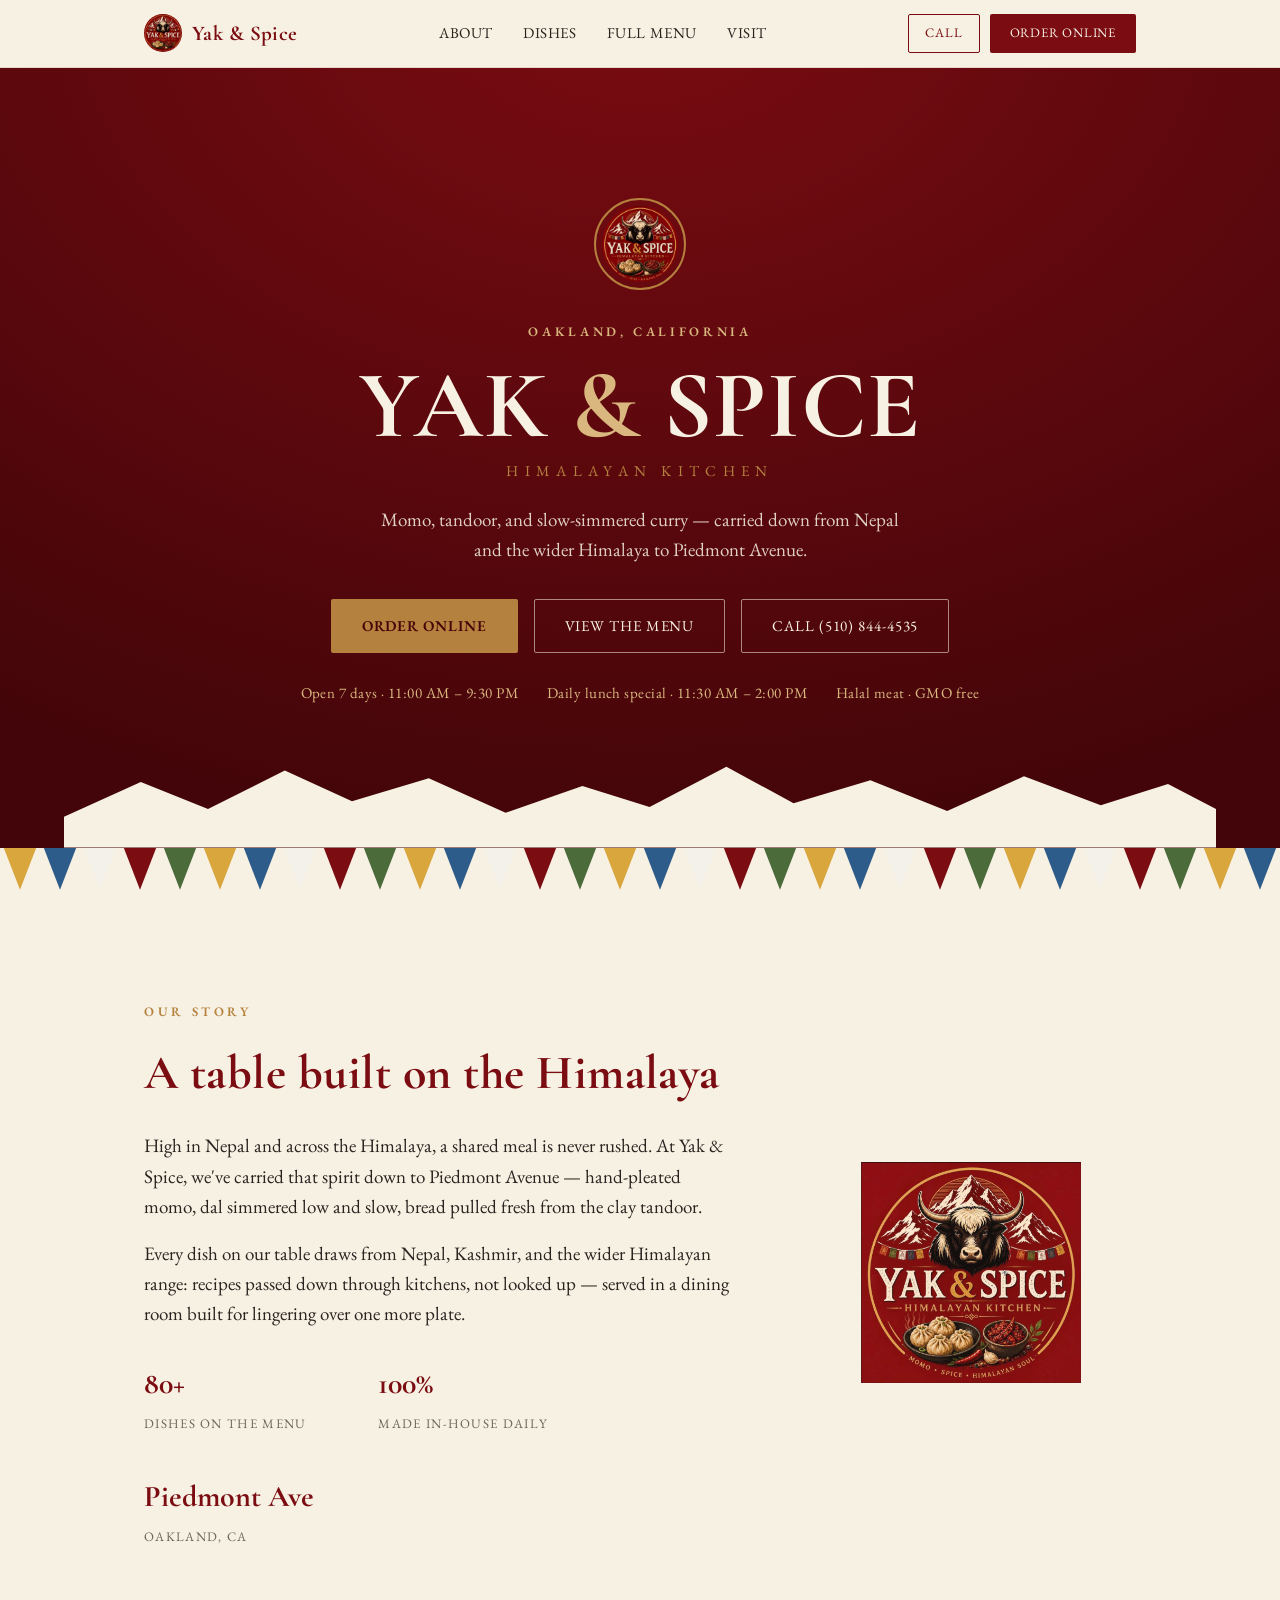
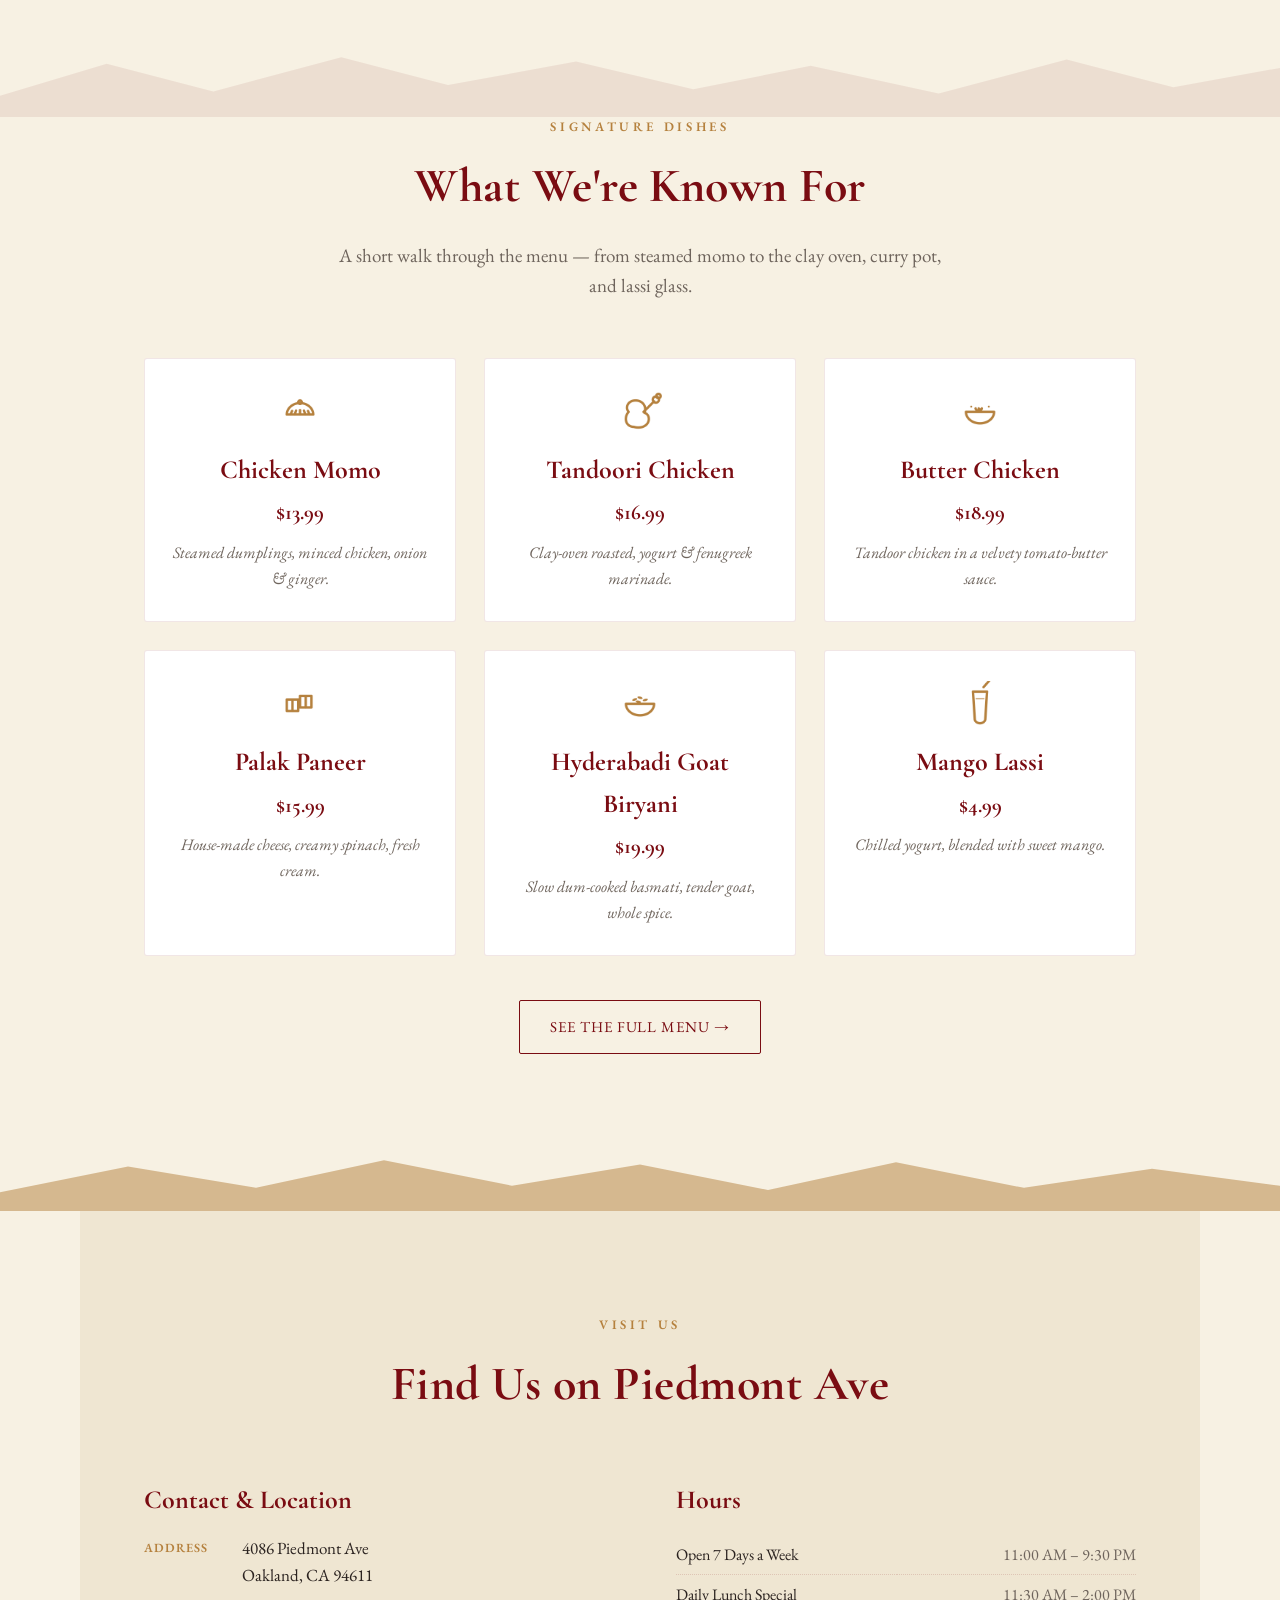
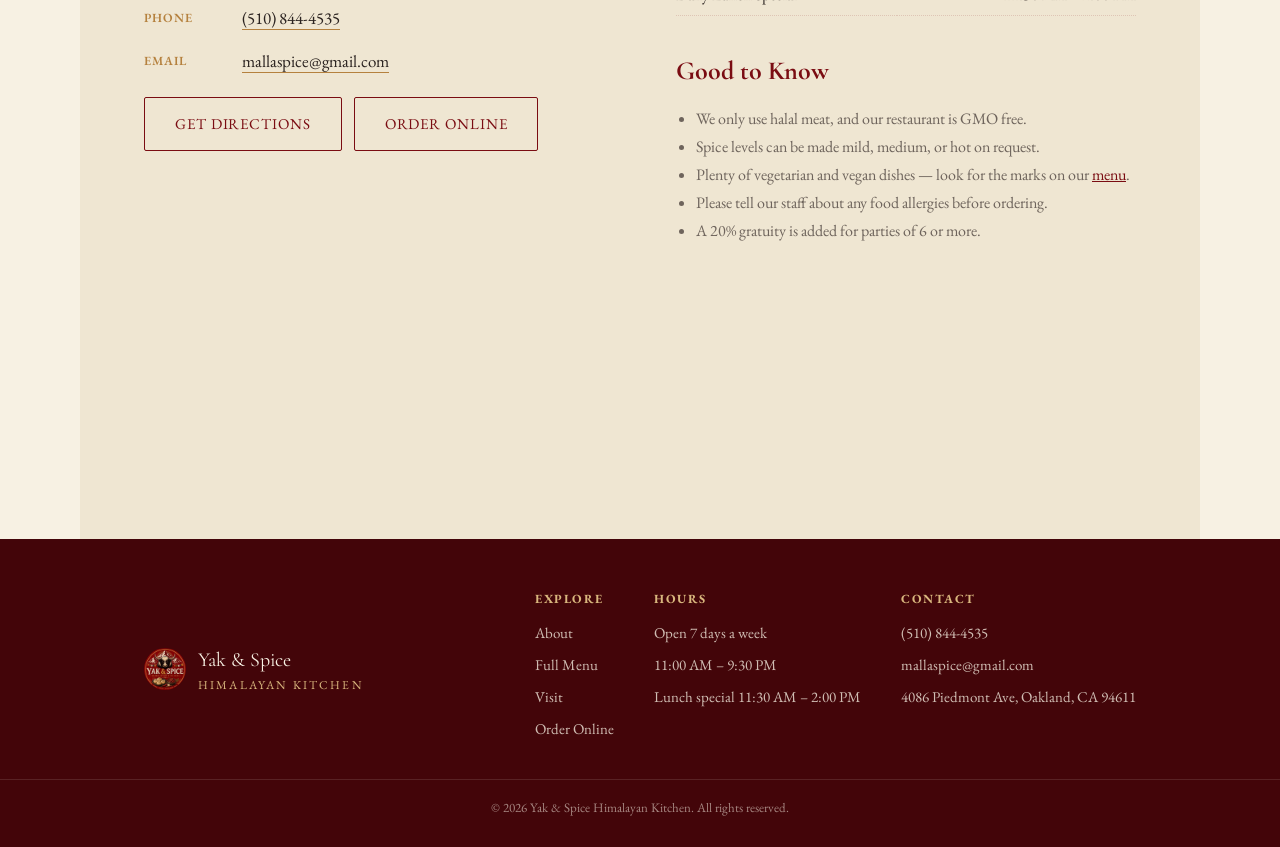
<file: index.html>
<!DOCTYPE html>
<html lang="en">
<head>
<script>document.documentElement.classList.add("has-js");</script>
<meta charset="UTF-8">
<meta name="viewport" content="width=device-width, initial-scale=1.0">
<title>Yak & Spice — Himalayan Kitchen, Oakland</title>
<meta name="description" content="Yak & Spice is a Himalayan kitchen on Piedmont Avenue in Oakland, CA — hand-folded momo, tandoor classics, and slow-cooked curries. Open 7 days, 11 AM – 9:30 PM. Order online for pickup.">
<link rel="canonical" href="https://yakspice.com/">
<meta property="og:type" content="restaurant">
<meta property="og:title" content="Yak & Spice — Himalayan Kitchen, Oakland">
<meta property="og:description" content="Momo, tandoor, and slow-simmered curry on Piedmont Avenue. Open 7 days, 11 AM – 9:30 PM.">
<meta property="og:url" content="https://yakspice.com/">
<meta property="og:image" content="https://yakspice.com/assets/logo.png">
<link rel="icon" href="assets/logo.png">
<script type="application/ld+json">
{
  "@context": "https://schema.org",
  "@type": "Restaurant",
  "name": "Yak & Spice Himalayan Kitchen",
  "url": "https://yakspice.com/",
  "logo": "https://yakspice.com/assets/logo.png",
  "image": "https://yakspice.com/assets/logo.png",
  "telephone": "+1-510-844-4535",
  "email": "mallaspice@gmail.com",
  "servesCuisine": ["Nepalese", "Himalayan", "Indian"],
  "priceRange": "$$",
  "menu": "https://yakspice.com/menu.html",
  "acceptsReservations": false,
  "address": {
    "@type": "PostalAddress",
    "streetAddress": "4086 Piedmont Ave",
    "addressLocality": "Oakland",
    "addressRegion": "CA",
    "postalCode": "94611",
    "addressCountry": "US"
  },
  "openingHoursSpecification": [{
    "@type": "OpeningHoursSpecification",
    "dayOfWeek": ["Monday", "Tuesday", "Wednesday", "Thursday", "Friday", "Saturday", "Sunday"],
    "opens": "11:00",
    "closes": "21:30"
  }],
  "potentialAction": {
    "@type": "OrderAction",
    "target": "https://yak-and-spice-oakland.cloveronline.com/"
  }
}
</script>
<link rel="preconnect" href="https://fonts.googleapis.com">
<link rel="preconnect" href="https://fonts.gstatic.com" crossorigin>
<link href="https://fonts.googleapis.com/css2?family=Cormorant+Garamond:wght@500;600;700&family=EB+Garamond:ital,wght@0,400;0,500;0,600;1,400&display=swap" rel="stylesheet">
<link rel="stylesheet" href="styles.css">
</head>
<body>

<nav class="nav">
  <div class="nav-inner">
    <a class="brand" href="index.html">
      <img src="assets/logo.png" alt="Yak & Spice crest">
      <span class="brand-word">Yak &amp; Spice</span>
    </a>
    <div class="nav-links">
      <a href="index.html#about">About</a>
      <a href="index.html#dishes">Dishes</a>
      <a href="menu.html">Full Menu</a>
      <a href="index.html#visit">Visit</a>
    </div>
    <div class="nav-actions">
      <a class="nav-call" href="tel:+15108444535" aria-label="Call (510) 844-4535">Call</a>
      <a class="nav-cta" href="https://yak-and-spice-oakland.cloveronline.com/" target="_blank" rel="noopener">Order Online</a>
    </div>
  </div>
</nav>

<header class="hero">
  <img class="hero-crest" src="assets/logo.png" alt="Yak & Spice crest">
  <span class="eyebrow">Oakland, California</span>
  <h1>YAK <span>&amp;</span> SPICE</h1>
  <div class="subtitle">Himalayan Kitchen</div>
  <p class="lede">Momo, tandoor, and slow-simmered curry — carried down from Nepal and the wider Himalaya to Piedmont Avenue.</p>
  <div class="hero-ctas">
    <a class="btn btn-primary" href="https://yak-and-spice-oakland.cloveronline.com/" target="_blank" rel="noopener">Order Online</a>
    <a class="btn btn-ghost" href="menu.html">View the Menu</a>
    <a class="btn btn-ghost" href="tel:+15108444535">Call (510) 844-4535</a>
  </div>
  <ul class="hero-facts">
    <li>Open 7 days · 11:00 AM – 9:30 PM</li>
    <li>Daily lunch special · 11:30 AM – 2:00 PM</li>
    <li>Halal meat · GMO free</li>
  </ul>

  <svg class="ridge ridge-cream" viewBox="0 0 1200 90" preserveAspectRatio="none">
    <path d="M0,90 L0,58 L80,22 L150,50 L230,10 L300,42 L380,18 L460,54 L540,26 L610,48 L690,6 L760,44 L840,20 L920,52 L1000,16 L1080,46 L1150,24 L1200,50 L1200,90 Z"/>
  </svg>
</header>

<div class="bunting" aria-hidden="true">
  <div class="bunting-row" id="buntingRow"><div class="flag"></div><div class="flag"></div><div class="flag"></div><div class="flag"></div><div class="flag"></div><div class="flag"></div><div class="flag"></div><div class="flag"></div><div class="flag"></div><div class="flag"></div><div class="flag"></div><div class="flag"></div><div class="flag"></div><div class="flag"></div><div class="flag"></div><div class="flag"></div><div class="flag"></div><div class="flag"></div><div class="flag"></div><div class="flag"></div><div class="flag"></div><div class="flag"></div><div class="flag"></div><div class="flag"></div><div class="flag"></div><div class="flag"></div><div class="flag"></div><div class="flag"></div><div class="flag"></div><div class="flag"></div><div class="flag"></div><div class="flag"></div><div class="flag"></div><div class="flag"></div><div class="flag"></div><div class="flag"></div><div class="flag"></div><div class="flag"></div><div class="flag"></div><div class="flag"></div></div>
</div>

<section class="section" id="about">
  <div class="about">
    <div class="about-copy reveal">
      <span class="eyebrow">Our Story</span>
      <h2 style="margin:10px 0 20px;">A table built on the Himalaya</h2>
      <p>High in Nepal and across the Himalaya, a shared meal is never rushed. At Yak &amp; Spice, we've carried that spirit down to Piedmont Avenue — hand-pleated momo, dal simmered low and slow, bread pulled fresh from the clay tandoor.</p>
      <p>Every dish on our table draws from Nepal, Kashmir, and the wider Himalayan range: recipes passed down through kitchens, not looked up — served in a dining room built for lingering over one more plate.</p>
      <div class="stat-row">
        <div class="stat"><b>80+</b><span>Dishes on the Menu</span></div>
        <div class="stat"><b>100%</b><span>Made In-House Daily</span></div>
        <div class="stat"><b>Piedmont Ave</b><span>Oakland, CA</span></div>
      </div>
    </div>
    <div class="about-art reveal">
      <img src="assets/logo.png" alt="Yak & Spice emblem">
    </div>
  </div>
</section>

<svg class="ridge ridge-maroon" viewBox="0 0 1200 60" preserveAspectRatio="none" style="opacity:0.08"><path d="M0,60 L0,40 L100,10 L200,36 L320,4 L420,30 L540,8 L650,34 L760,12 L880,38 L1000,6 L1100,32 L1200,14 L1200,60 Z"/></svg>

<section class="section" id="dishes" style="padding-top:0;">
  <div class="section-head reveal">
    <span class="eyebrow">Signature Dishes</span>
    <h2>What We're Known For</h2>
    <p class="lede">A short walk through the menu — from steamed momo to the clay oven, curry pot, and lassi glass.</p>
  </div>
  <div class="dish-grid">
    <div class="dish-card reveal">
      <img src="assets/icons/momo.png" alt="">
      <h3>Chicken Momo</h3>
      <span class="price">$13.99</span>
      <p>Steamed dumplings, minced chicken, onion &amp; ginger.</p>
    </div>
    <div class="dish-card reveal">
      <img src="assets/icons/drumstick.png" alt="">
      <h3>Tandoori Chicken</h3>
      <span class="price">$16.99</span>
      <p>Clay-oven roasted, yogurt &amp; fenugreek marinade.</p>
    </div>
    <div class="dish-card reveal">
      <img src="assets/icons/curry_bowl.png" alt="">
      <h3>Butter Chicken</h3>
      <span class="price">$18.99</span>
      <p>Tandoor chicken in a velvety tomato-butter sauce.</p>
    </div>
    <div class="dish-card reveal">
      <img src="assets/icons/paneer.png" alt="">
      <h3>Palak Paneer</h3>
      <span class="price">$15.99</span>
      <p>House-made cheese, creamy spinach, fresh cream.</p>
    </div>
    <div class="dish-card reveal">
      <img src="assets/icons/rice_bowl.png" alt="">
      <h3>Hyderabadi Goat Biryani</h3>
      <span class="price">$19.99</span>
      <p>Slow dum-cooked basmati, tender goat, whole spice.</p>
    </div>
    <div class="dish-card reveal">
      <img src="assets/icons/lassi.png" alt="">
      <h3>Mango Lassi</h3>
      <span class="price">$4.99</span>
      <p>Chilled yogurt, blended with sweet mango.</p>
    </div>
  </div>
  <div class="dish-cta reveal">
    <a class="btn btn-outline" href="menu.html">See the Full Menu →</a>
  </div>
</section>

<svg class="ridge ridge-gold" viewBox="0 0 1200 50" preserveAspectRatio="none" style="opacity:0.5"><path d="M0,50 L0,32 L120,8 L240,28 L360,2 L480,26 L600,6 L720,30 L840,4 L960,28 L1080,10 L1200,26 L1200,50 Z"/></svg>

<section class="section visit" id="visit">
  <div class="section-head reveal">
    <span class="eyebrow">Visit Us</span>
    <h2>Find Us on Piedmont Ave</h2>
  </div>
  <div class="visit-grid">
    <div class="visit-block reveal">
      <h3>Contact &amp; Location</h3>
      <div class="visit-line"><span class="k">Address</span><span class="v">4086 Piedmont Ave<br>Oakland, CA 94611</span></div>
      <div class="visit-line"><span class="k">Phone</span><span class="v"><a href="tel:+15108444535">(510) 844-4535</a></span></div>
      <div class="visit-line"><span class="k">Email</span><span class="v"><a href="mailto:mallaspice@gmail.com">mallaspice@gmail.com</a></span></div>
      <div class="map-cta">
        <a class="btn btn-outline" href="https://www.google.com/maps/search/?api=1&query=4086+Piedmont+Ave+Oakland+CA+94611" target="_blank" rel="noopener">Get Directions</a>
        <a class="btn btn-outline" href="https://yak-and-spice-oakland.cloveronline.com/" target="_blank" rel="noopener">Order Online</a>
      </div>
      <iframe class="map-embed" title="Map to Yak &amp; Spice, 4086 Piedmont Ave, Oakland" src="https://maps.google.com/maps?q=4086+Piedmont+Ave,+Oakland,+CA+94611&amp;z=16&amp;output=embed" loading="lazy" referrerpolicy="no-referrer-when-downgrade"></iframe>
    </div>
    <div class="visit-block reveal">
      <h3>Hours</h3>
      <table class="hours-table">
        <tr><td>Open 7 Days a Week</td><td>11:00 AM – 9:30 PM</td></tr>
        <tr><td>Daily Lunch Special</td><td>11:30 AM – 2:00 PM</td></tr>
      </table>
      <h3 style="margin-top:34px;">Good to Know</h3>
      <ul class="visit-notes">
        <li>We only use halal meat, and our restaurant is GMO free.</li>
        <li>Spice levels can be made mild, medium, or hot on request.</li>
        <li>Plenty of vegetarian and vegan dishes — look for the marks on our <a href="menu.html">menu</a>.</li>
        <li>Please tell our staff about any food allergies before ordering.</li>
        <li>A 20% gratuity is added for parties of 6 or more.</li>
      </ul>
    </div>
  </div>
</section>

<footer>
  <div class="footer-inner">
    <div class="footer-brand">
      <img src="assets/logo.png" alt="Yak & Spice crest">
      <div>
        <div class="footer-brand-word">Yak &amp; Spice</div>
        <div class="footer-brand-tag">Himalayan Kitchen</div>
      </div>
    </div>
    <div class="footer-links">
      <div class="footer-col">
        <h4>Explore</h4>
        <a href="index.html#about">About</a>
        <a href="menu.html">Full Menu</a>
        <a href="index.html#visit">Visit</a>
        <a href="https://yak-and-spice-oakland.cloveronline.com/" target="_blank" rel="noopener">Order Online</a>
      </div>
      <div class="footer-col">
        <h4>Hours</h4>
        <div>Open 7 days a week</div>
        <div>11:00 AM – 9:30 PM</div>
        <div>Lunch special 11:30 AM – 2:00 PM</div>
      </div>
      <div class="footer-col">
        <h4>Contact</h4>
        <a href="tel:+15108444535">(510) 844-4535</a>
        <a href="mailto:mallaspice@gmail.com">mallaspice@gmail.com</a>
        <div>4086 Piedmont Ave, Oakland, CA 94611</div>
      </div>
    </div>
  </div>
  <div class="footer-bottom">© <span id="year"></span> Yak &amp; Spice Himalayan Kitchen. All rights reserved.</div>
</footer>

<script src="script.js"></script>
</body>
</html>
</file>
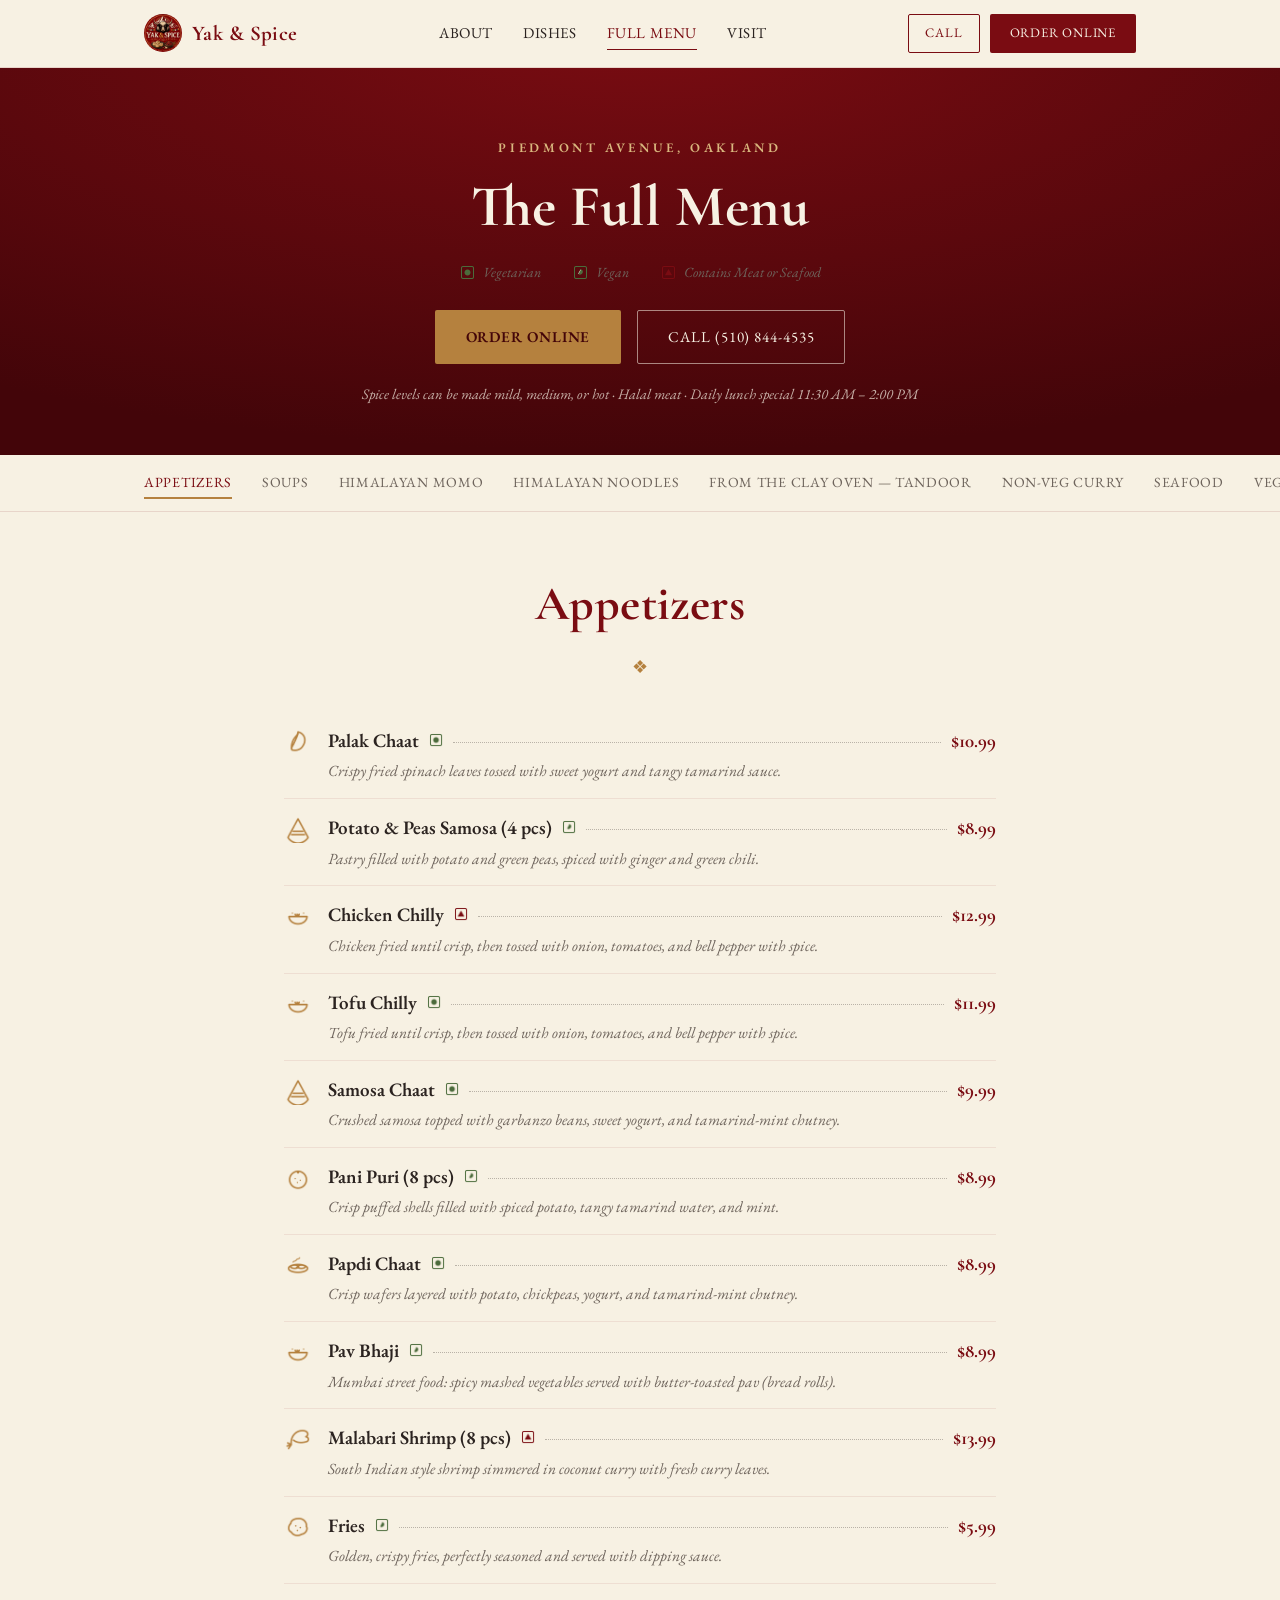
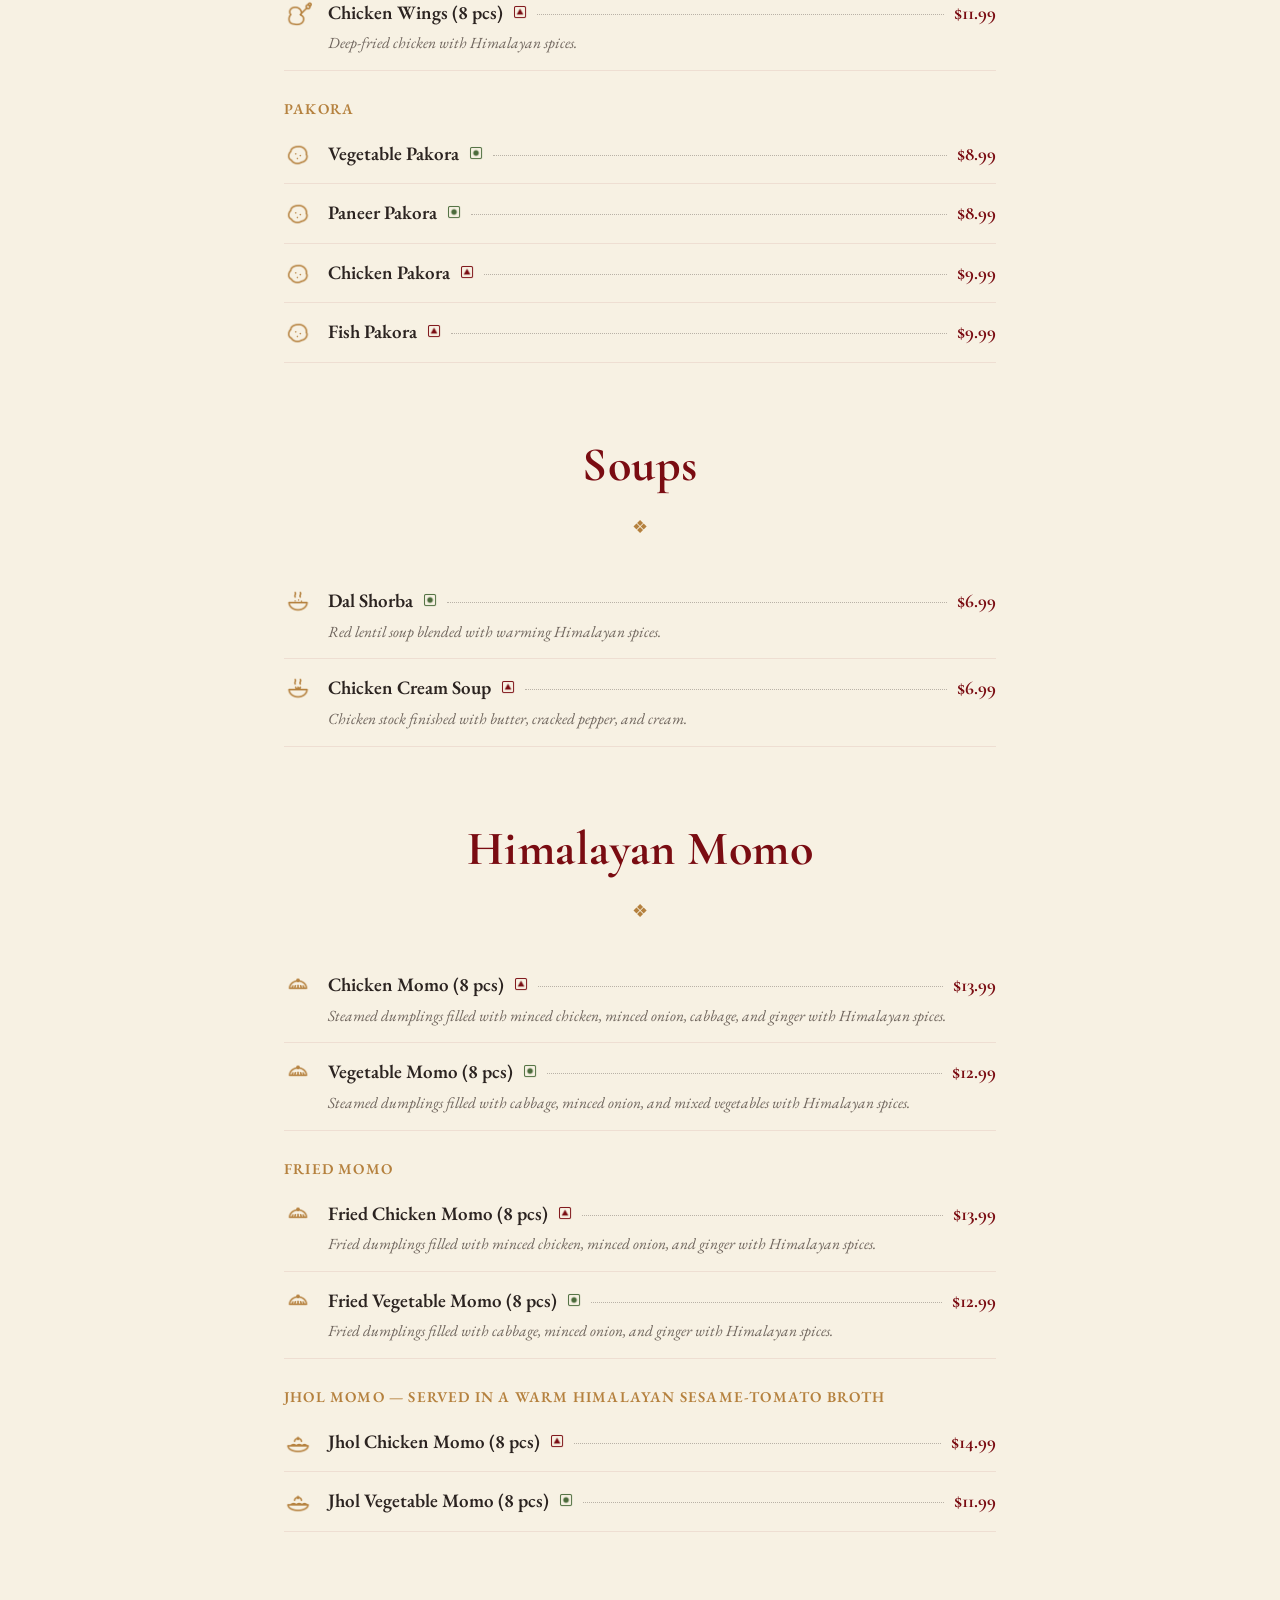
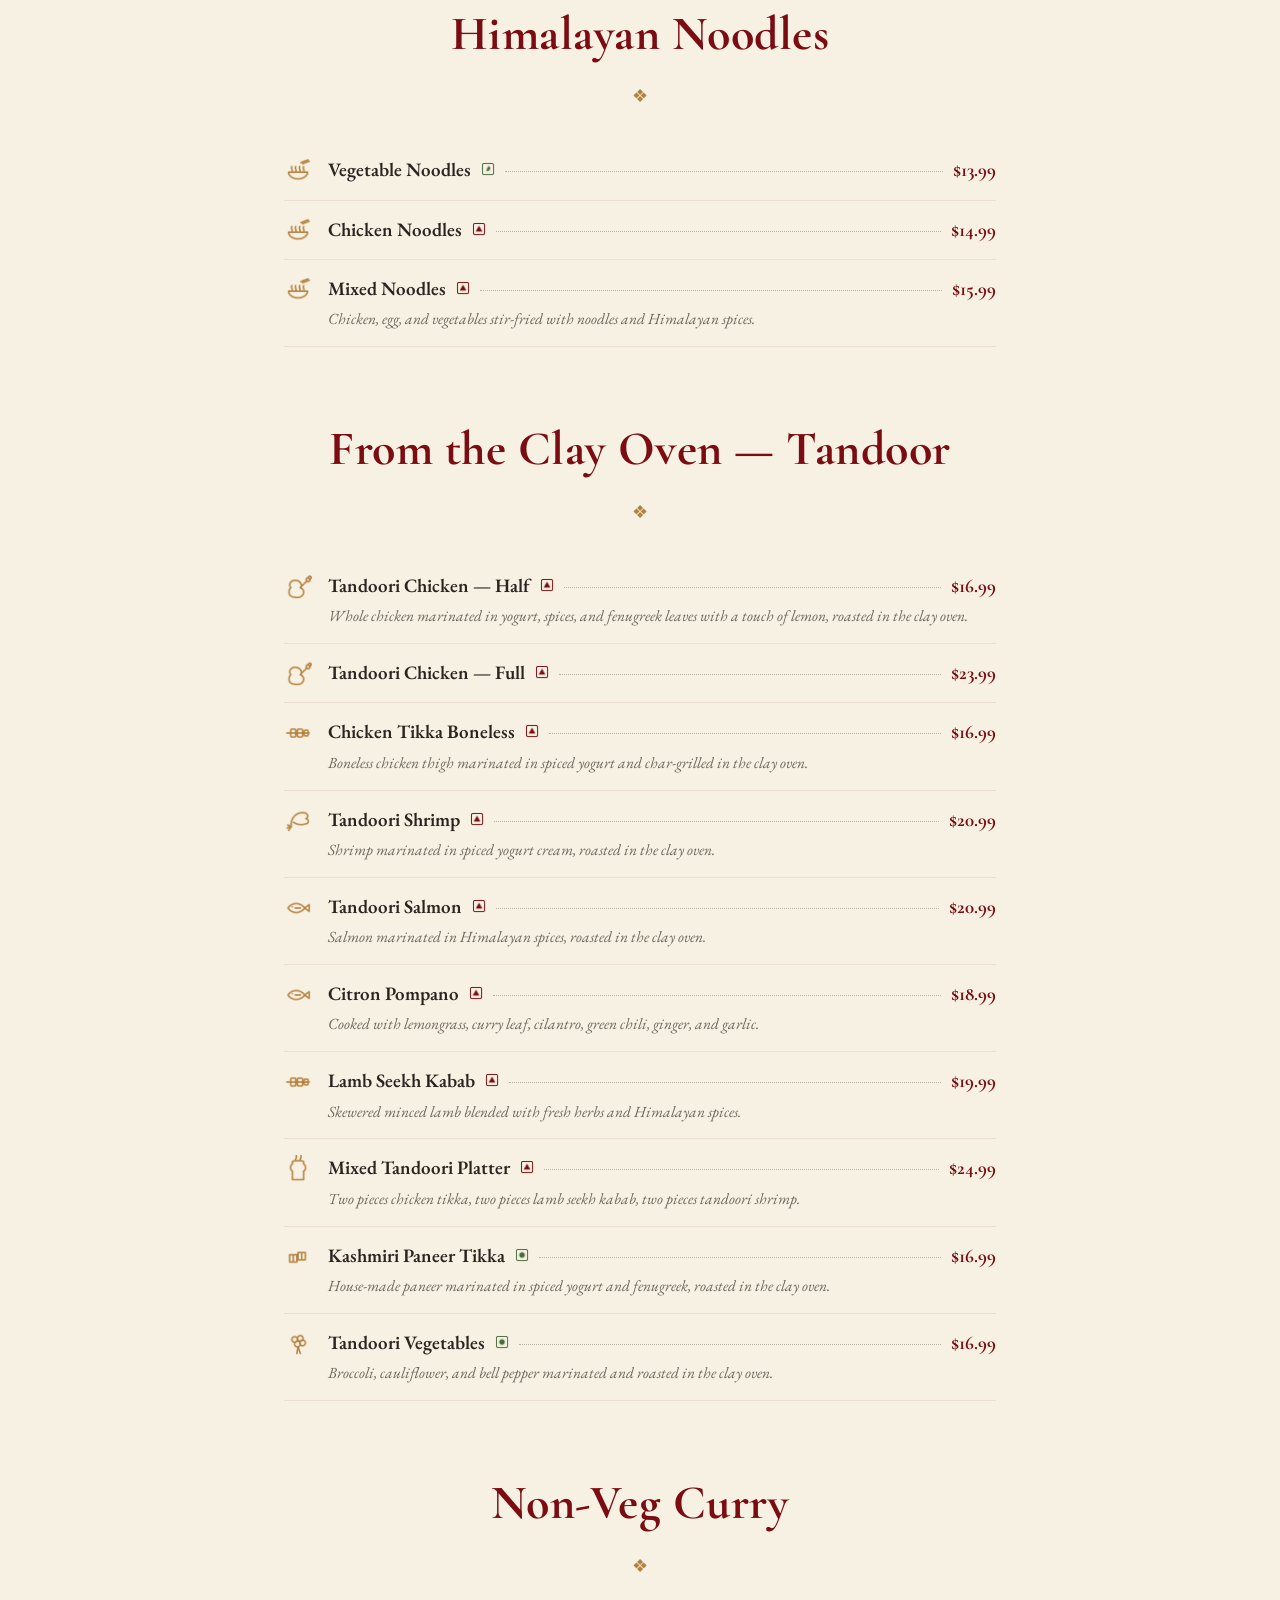
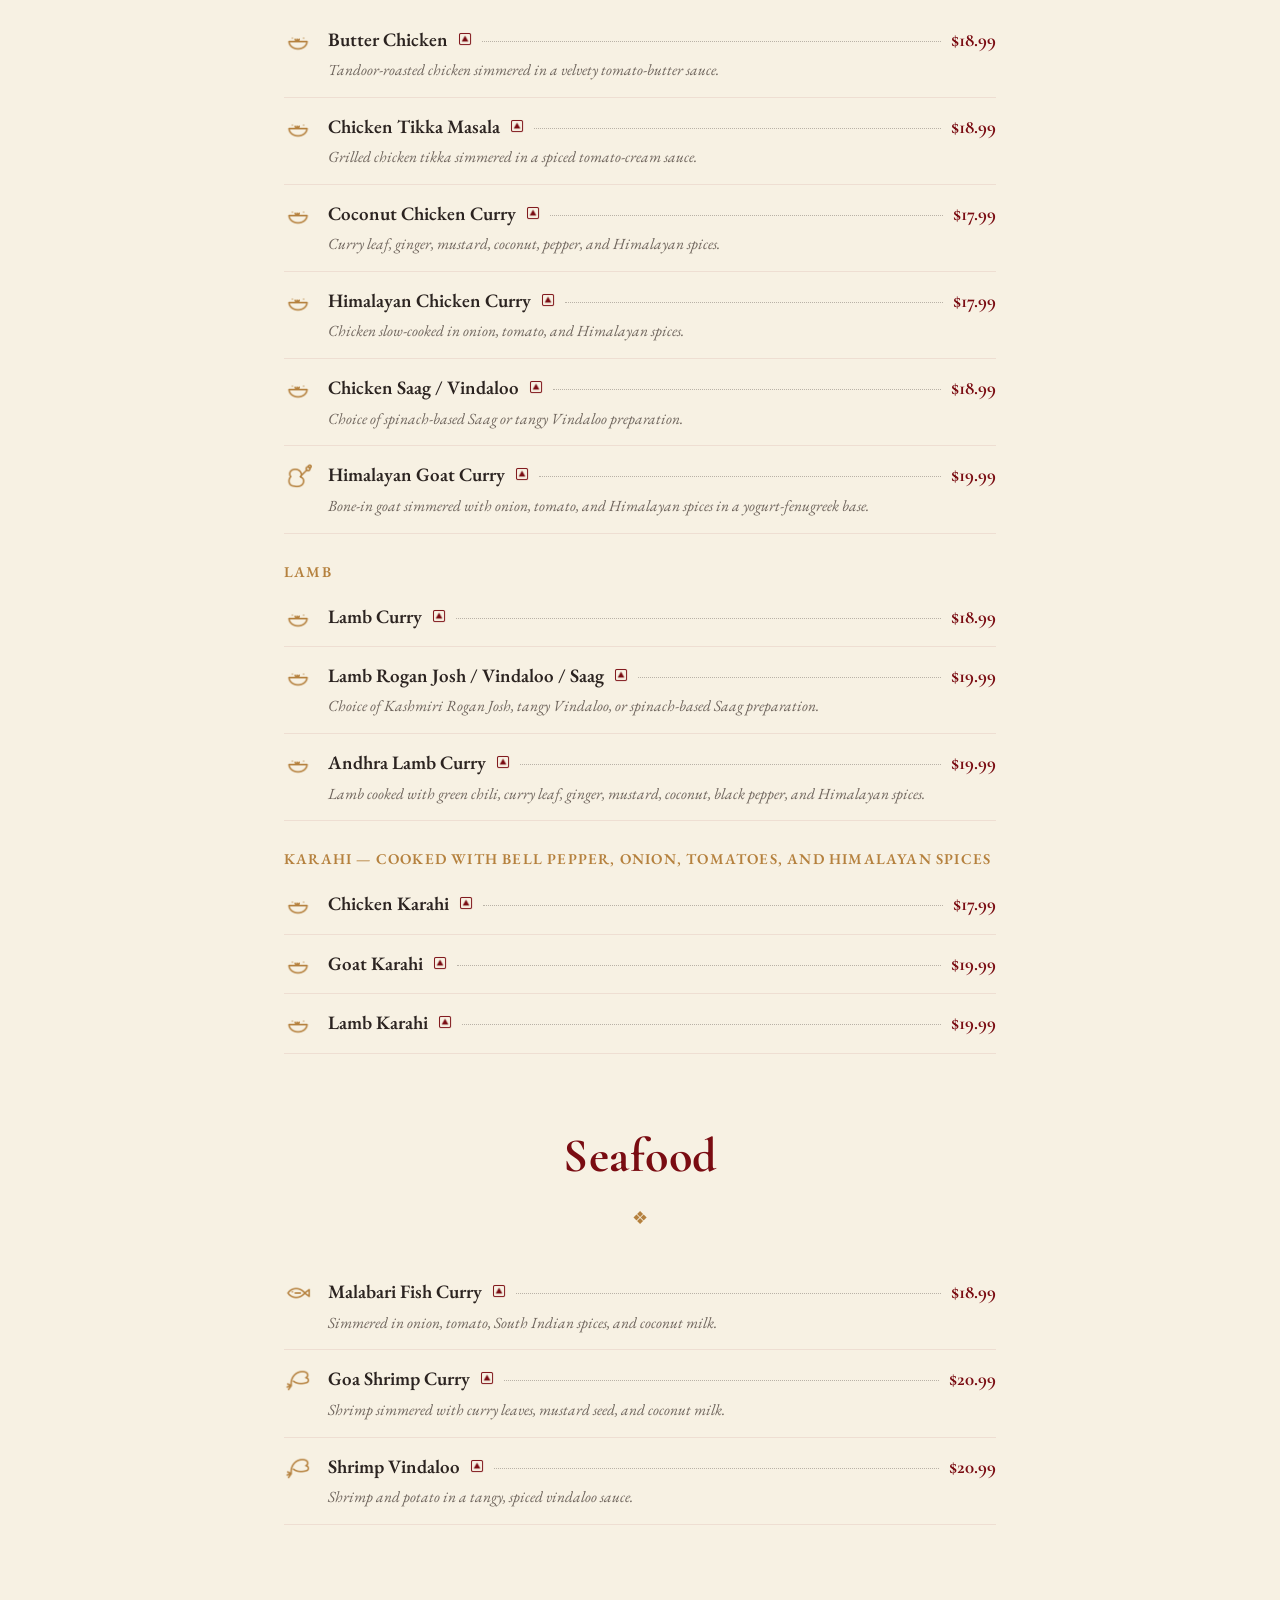
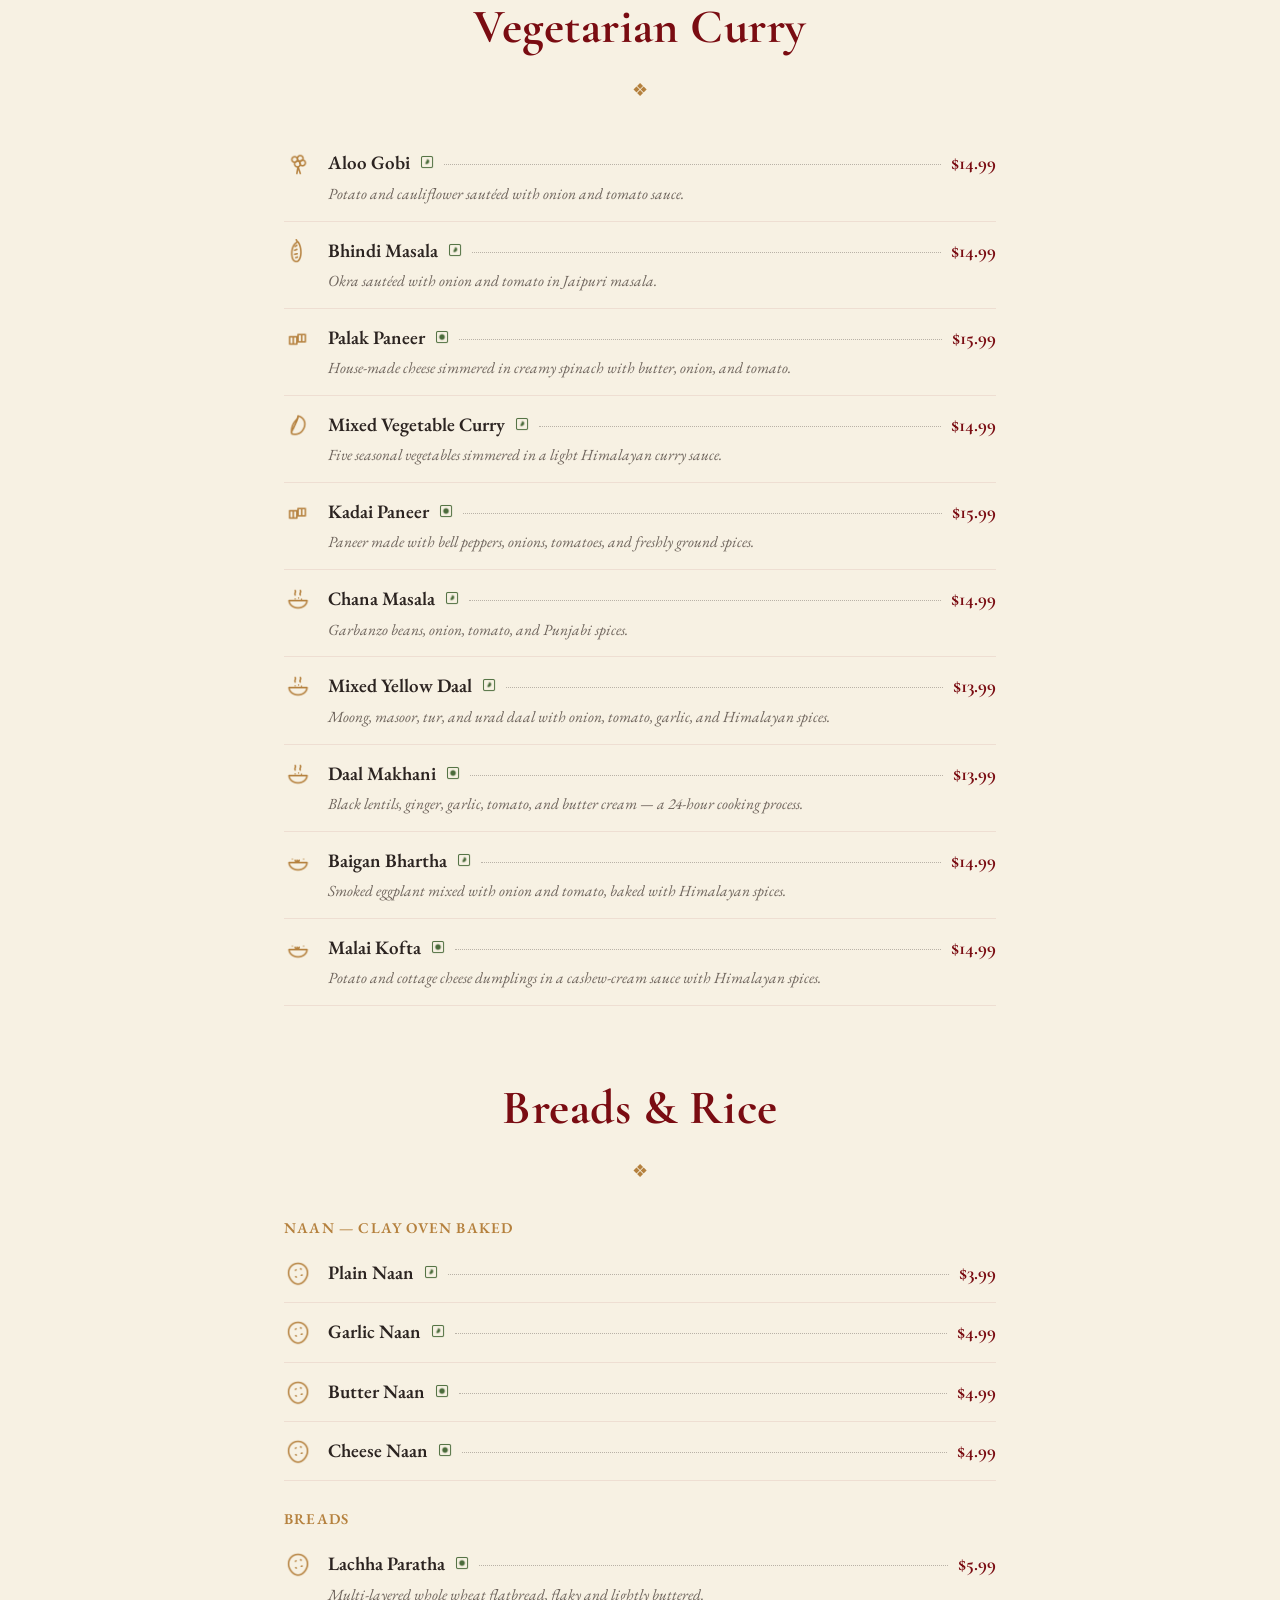
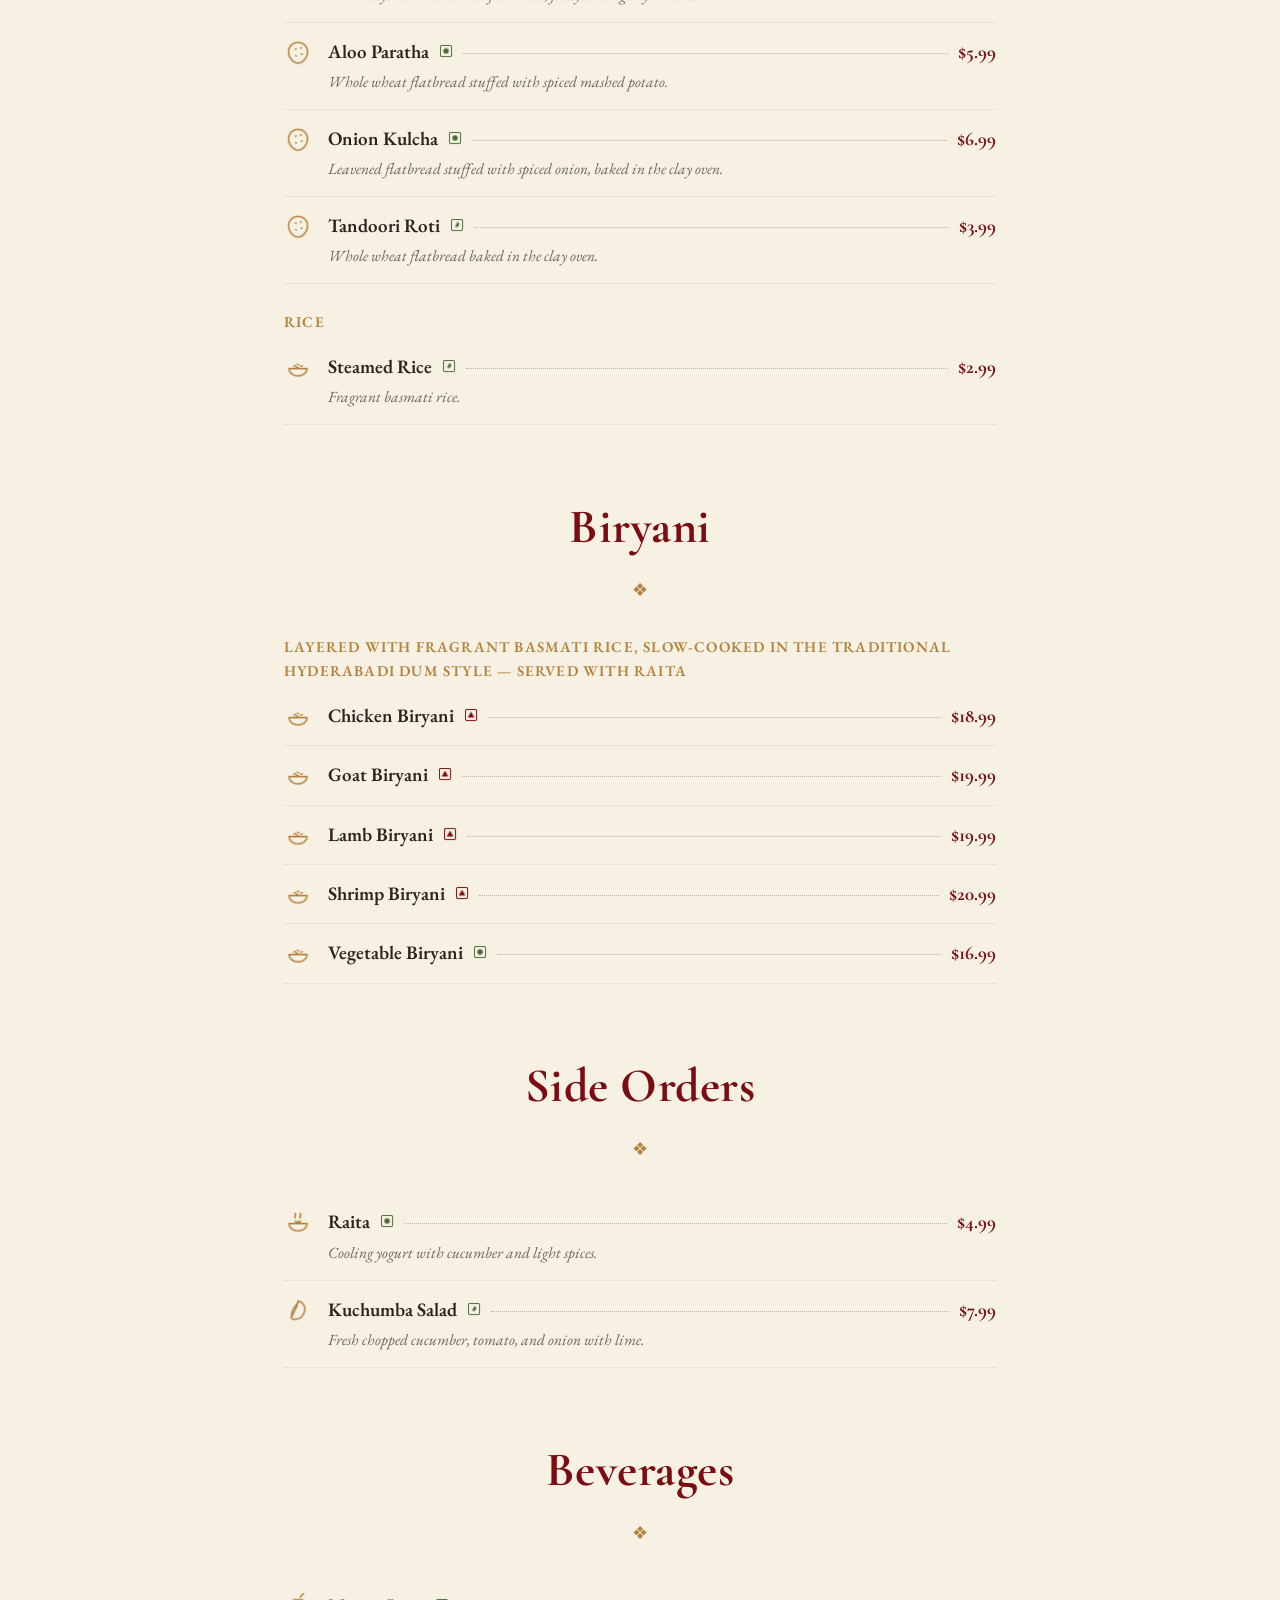
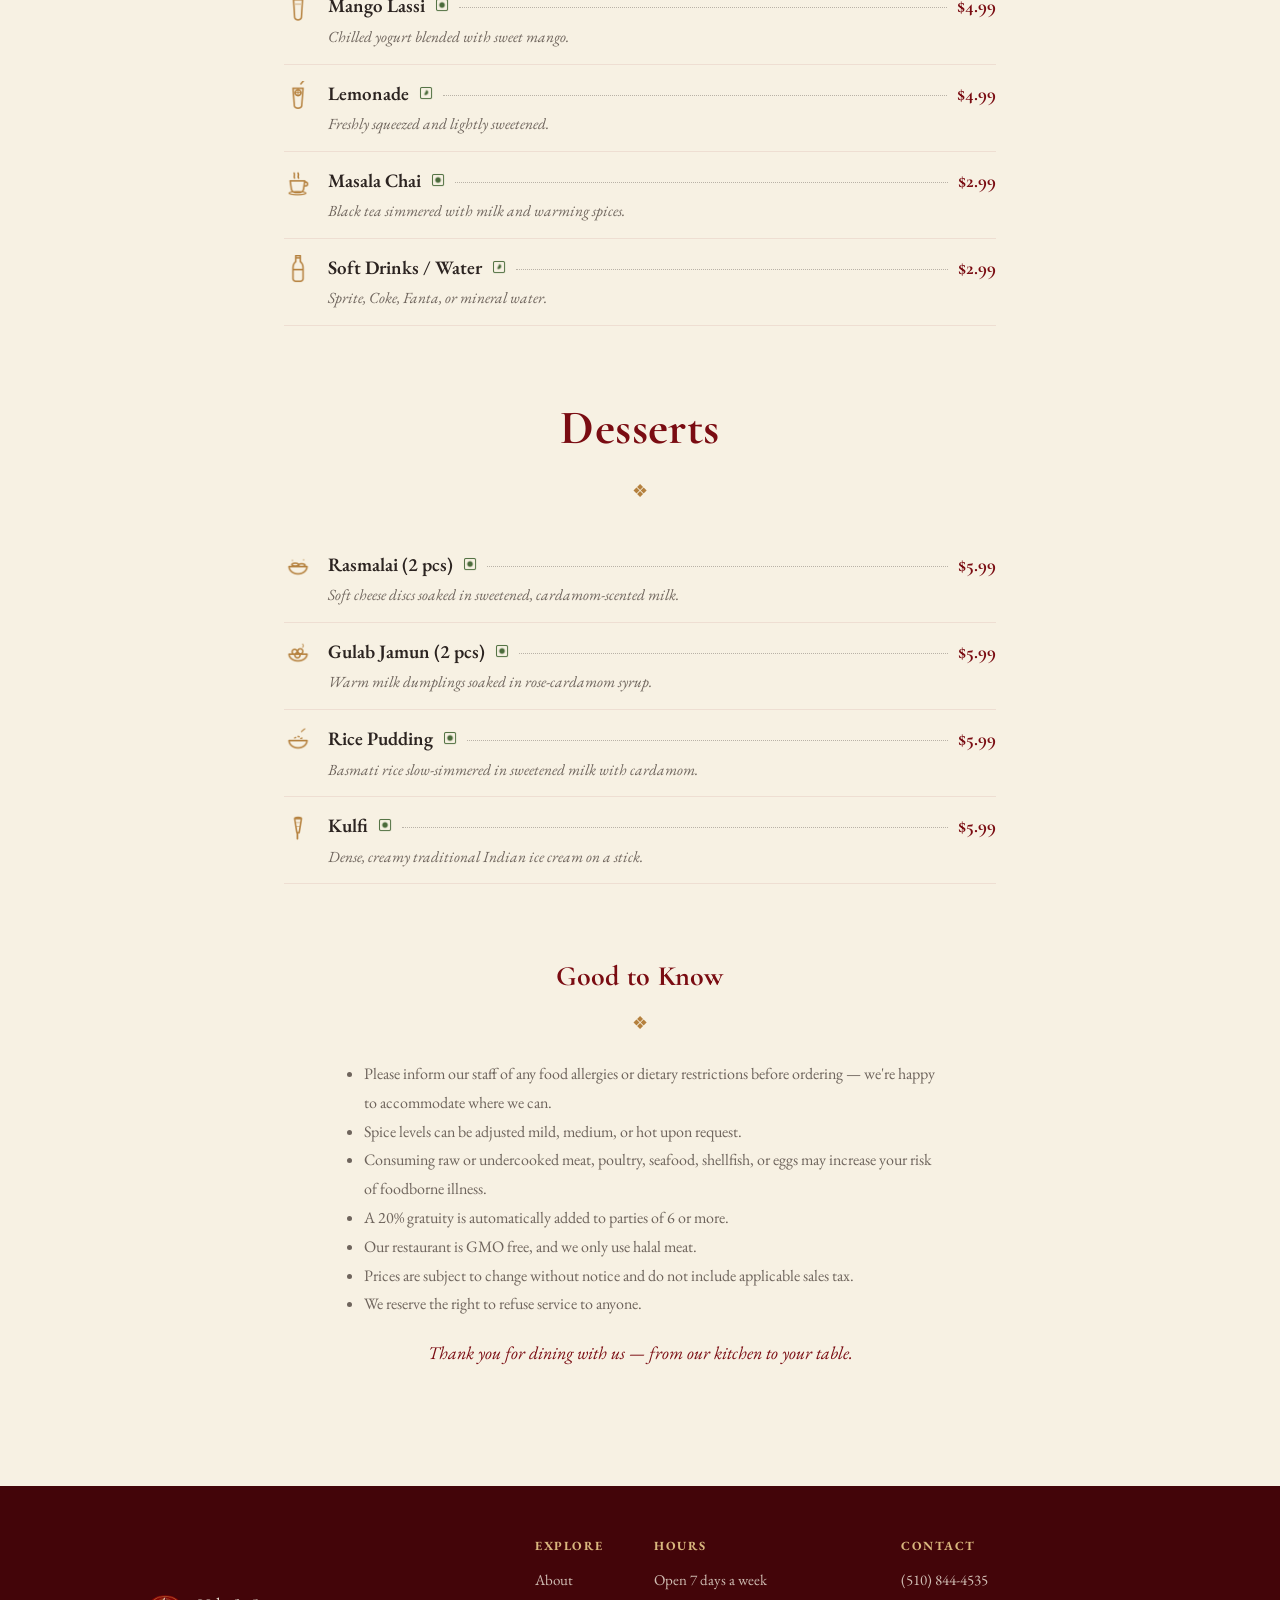
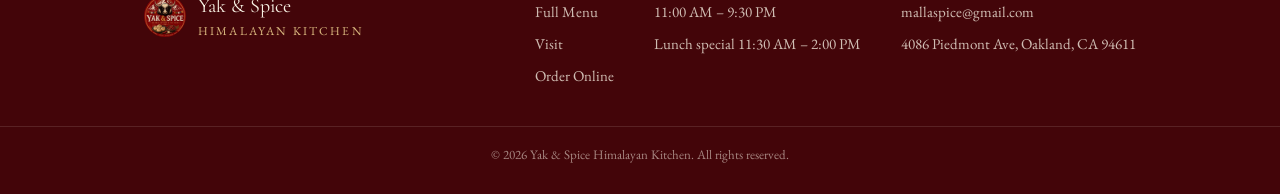
<file: menu.html>
<!DOCTYPE html>
<html lang="en">
<head>
<script>document.documentElement.classList.add("has-js");</script>
<meta charset="UTF-8">
<meta name="viewport" content="width=device-width, initial-scale=1.0">
<title>Full Menu — Yak & Spice Himalayan Kitchen</title>
<meta name="description" content="The full menu at Yak & Spice Himalayan Kitchen in Oakland — appetizers, momo, tandoor, curries, biryani, breads, beverages, and dessert.">
<link rel="canonical" href="https://yakspice.com/menu.html">
<link rel="icon" href="assets/logo.png">
<link rel="preconnect" href="https://fonts.googleapis.com">
<link rel="preconnect" href="https://fonts.gstatic.com" crossorigin>
<link href="https://fonts.googleapis.com/css2?family=Cormorant+Garamond:wght@500;600;700&family=EB+Garamond:ital,wght@0,400;0,500;0,600;1,400&display=swap" rel="stylesheet">
<link rel="stylesheet" href="styles.css">
<style>
  .menu-hero {
    background: radial-gradient(120% 140% at 50% -10%, var(--maroon) 0%, var(--maroon-ink) 78%);
    color: var(--cream); text-align: center; padding: 64px var(--edge) 50px;
  }
  .menu-hero h1 { color: var(--cream); font-size: clamp(38px, 6vw, 58px); }
  .menu-hero .eyebrow { color: var(--gold-soft); }
  .catnav {
    position: sticky; top: 65px; z-index: 40; background: var(--cream);
    border-bottom: 1px solid rgba(122,12,18,0.12); overflow-x: auto; white-space: nowrap;
  }
  .catnav-inner { max-width: var(--max); margin: 0 auto; padding: 12px var(--edge); }
  .catnav a {
    display: inline-block; text-decoration: none; color: var(--stone); font-size: 14px;
    letter-spacing: 0.05em; text-transform: uppercase; margin-right: 26px; padding-bottom: 4px;
    border-bottom: 2px solid transparent;
  }
  .catnav a:hover, .catnav a.active { color: var(--maroon); border-color: var(--gold); }

  .legend { display: flex; justify-content: center; gap: 32px; flex-wrap: wrap; margin: 8px 0 0; }
  .legend span { display: inline-flex; align-items: center; gap: 8px; font-size: 14px; color: var(--stone); font-style: italic; }
  .legend img { width: 15px; height: 15px; }
  .menu-hero-note { margin: 18px auto 0; max-width: 640px; font-size: 14.5px; color: rgba(247,241,227,0.72); font-style: italic; }

  .menu-section { max-width: 840px; margin: 0 auto; padding: 54px var(--edge) 10px; scroll-margin-top: 120px; }
  .menu-section h2 { text-align: center; }
  .menu-section .rule { text-align: center; color: var(--gold); margin: 10px 0 30px; }
  .menu-subhead { color: var(--gold); text-transform: uppercase; letter-spacing: 0.08em; font-size: 15px; font-weight: 600; margin: 26px 0 4px; }

  .menu-row { display: flex; align-items: flex-start; gap: 16px; padding: 14px 0; border-bottom: 1px solid rgba(122,12,18,0.08); }
  .menu-row img.icon { width: 28px; height: 28px; flex-shrink: 0; margin-top: 2px; }
  .menu-row-body { flex: 1; }
  .menu-row-top { display: flex; align-items: baseline; gap: 10px; }
  .menu-row-top .name { font-weight: 600; color: var(--ink); font-size: 19px; }
  .menu-row-top img.diet { width: 14px; height: 14px; }
  .menu-row-top .fill { flex: 1; border-bottom: 1px dotted rgba(43,35,32,0.3); transform: translateY(-4px); }
  .menu-row-top .price { color: var(--maroon); font-weight: 700; font-family: var(--display); font-size: 19px; white-space: nowrap; }
  .menu-row-desc { color: var(--stone); font-style: italic; font-size: 15.5px; margin-top: 3px; }

  .good-to-know { max-width: 720px; margin: 0 auto; padding: 60px var(--edge) 100px; text-align: center; }
  .good-to-know ul { text-align: left; color: var(--stone); font-size: 16px; line-height: 1.8; padding-left: 20px; }
  .good-to-know .thanks { margin-top: 20px; font-style: italic; color: var(--maroon); }
</style>
</head>
<body>

<nav class="nav">
  <div class="nav-inner">
    <a class="brand" href="index.html">
      <img src="assets/logo.png" alt="Yak & Spice crest">
      <span class="brand-word">Yak &amp; Spice</span>
    </a>
    <div class="nav-links">
      <a href="index.html#about">About</a>
      <a href="index.html#dishes">Dishes</a>
      <a href="menu.html" class="current">Full Menu</a>
      <a href="index.html#visit">Visit</a>
    </div>
    <div class="nav-actions">
      <a class="nav-call" href="tel:+15108444535" aria-label="Call (510) 844-4535">Call</a>
      <a class="nav-cta" href="https://yak-and-spice-oakland.cloveronline.com/" target="_blank" rel="noopener">Order Online</a>
    </div>
  </div>
</nav>

<header class="menu-hero">
  <span class="eyebrow">Piedmont Avenue, Oakland</span>
  <h1>The Full Menu</h1>
  <div class="legend">
    <span><img src="assets/icons/veg_mark.png" alt=""> Vegetarian</span>
    <span><img src="assets/icons/vegan_mark.png" alt=""> Vegan</span>
    <span><img src="assets/icons/nonveg_mark.png" alt=""> Contains Meat or Seafood</span>
  </div>
  <div class="hero-ctas" style="margin:26px 0 0;">
    <a class="btn btn-primary" href="https://yak-and-spice-oakland.cloveronline.com/" target="_blank" rel="noopener">Order Online</a>
    <a class="btn btn-ghost" href="tel:+15108444535">Call (510) 844-4535</a>
  </div>
  <p class="menu-hero-note">Spice levels can be made mild, medium, or hot · Halal meat · Daily lunch special 11:30 AM – 2:00 PM</p>
</header>

<div class="catnav">
  <div class="catnav-inner" id="catnav">
      <a href="#appetizers">Appetizers</a>
      <a href="#soups">Soups</a>
      <a href="#himalayan-momo">Himalayan Momo</a>
      <a href="#himalayan-noodles">Himalayan Noodles</a>
      <a href="#from-the-clay-oven-tandoor">From the Clay Oven — Tandoor</a>
      <a href="#non-veg-curry">Non-Veg Curry</a>
      <a href="#seafood">Seafood</a>
      <a href="#vegetarian-curry">Vegetarian Curry</a>
      <a href="#breads-rice">Breads &amp; Rice</a>
      <a href="#biryani">Biryani</a>
      <a href="#side-orders">Side Orders</a>
      <a href="#beverages">Beverages</a>
      <a href="#desserts">Desserts</a>
    </div>
</div>

<main id="menuRoot">
<section class="menu-section" id="appetizers">
  <h2>Appetizers</h2>
  <div class="rule">❖</div>
  <div class="menu-row">
    <img class="icon" src="assets/icons/leaf.png" alt="">
    <div class="menu-row-body">
      <div class="menu-row-top">
        <span class="name">Palak Chaat</span>
        <img class="diet" src="assets/icons/veg_mark.png" alt="Vegetarian">
        <span class="fill"></span>
        <span class="price">$10.99</span>
      </div>
      <div class="menu-row-desc">Crispy fried spinach leaves tossed with sweet yogurt and tangy tamarind sauce.</div>
    </div>
  </div>
  <div class="menu-row">
    <img class="icon" src="assets/icons/samosa.png" alt="">
    <div class="menu-row-body">
      <div class="menu-row-top">
        <span class="name">Potato &amp; Peas Samosa (4 pcs)</span>
        <img class="diet" src="assets/icons/vegan_mark.png" alt="Vegan">
        <span class="fill"></span>
        <span class="price">$8.99</span>
      </div>
      <div class="menu-row-desc">Pastry filled with potato and green peas, spiced with ginger and green chili.</div>
    </div>
  </div>
  <div class="menu-row">
    <img class="icon" src="assets/icons/curry_bowl.png" alt="">
    <div class="menu-row-body">
      <div class="menu-row-top">
        <span class="name">Chicken Chilly</span>
        <img class="diet" src="assets/icons/nonveg_mark.png" alt="Contains meat or seafood">
        <span class="fill"></span>
        <span class="price">$12.99</span>
      </div>
      <div class="menu-row-desc">Chicken fried until crisp, then tossed with onion, tomatoes, and bell pepper with spice.</div>
    </div>
  </div>
  <div class="menu-row">
    <img class="icon" src="assets/icons/curry_bowl.png" alt="">
    <div class="menu-row-body">
      <div class="menu-row-top">
        <span class="name">Tofu Chilly</span>
        <img class="diet" src="assets/icons/veg_mark.png" alt="Vegetarian">
        <span class="fill"></span>
        <span class="price">$11.99</span>
      </div>
      <div class="menu-row-desc">Tofu fried until crisp, then tossed with onion, tomatoes, and bell pepper with spice.</div>
    </div>
  </div>
  <div class="menu-row">
    <img class="icon" src="assets/icons/samosa.png" alt="">
    <div class="menu-row-body">
      <div class="menu-row-top">
        <span class="name">Samosa Chaat</span>
        <img class="diet" src="assets/icons/veg_mark.png" alt="Vegetarian">
        <span class="fill"></span>
        <span class="price">$9.99</span>
      </div>
      <div class="menu-row-desc">Crushed samosa topped with garbanzo beans, sweet yogurt, and tamarind-mint chutney.</div>
    </div>
  </div>
  <div class="menu-row">
    <img class="icon" src="assets/icons/pani_puri.png" alt="">
    <div class="menu-row-body">
      <div class="menu-row-top">
        <span class="name">Pani Puri (8 pcs)</span>
        <img class="diet" src="assets/icons/vegan_mark.png" alt="Vegan">
        <span class="fill"></span>
        <span class="price">$8.99</span>
      </div>
      <div class="menu-row-desc">Crisp puffed shells filled with spiced potato, tangy tamarind water, and mint.</div>
    </div>
  </div>
  <div class="menu-row">
    <img class="icon" src="assets/icons/papdi_chaat.png" alt="">
    <div class="menu-row-body">
      <div class="menu-row-top">
        <span class="name">Papdi Chaat</span>
        <img class="diet" src="assets/icons/veg_mark.png" alt="Vegetarian">
        <span class="fill"></span>
        <span class="price">$8.99</span>
      </div>
      <div class="menu-row-desc">Crisp wafers layered with potato, chickpeas, yogurt, and tamarind-mint chutney.</div>
    </div>
  </div>
  <div class="menu-row">
    <img class="icon" src="assets/icons/curry_bowl.png" alt="">
    <div class="menu-row-body">
      <div class="menu-row-top">
        <span class="name">Pav Bhaji</span>
        <img class="diet" src="assets/icons/vegan_mark.png" alt="Vegan">
        <span class="fill"></span>
        <span class="price">$8.99</span>
      </div>
      <div class="menu-row-desc">Mumbai street food: spicy mashed vegetables served with butter-toasted pav (bread rolls).</div>
    </div>
  </div>
  <div class="menu-row">
    <img class="icon" src="assets/icons/shrimp.png" alt="">
    <div class="menu-row-body">
      <div class="menu-row-top">
        <span class="name">Malabari Shrimp (8 pcs)</span>
        <img class="diet" src="assets/icons/nonveg_mark.png" alt="Contains meat or seafood">
        <span class="fill"></span>
        <span class="price">$13.99</span>
      </div>
      <div class="menu-row-desc">South Indian style shrimp simmered in coconut curry with fresh curry leaves.</div>
    </div>
  </div>
  <div class="menu-row">
    <img class="icon" src="assets/icons/pakora.png" alt="">
    <div class="menu-row-body">
      <div class="menu-row-top">
        <span class="name">Fries</span>
        <img class="diet" src="assets/icons/vegan_mark.png" alt="Vegan">
        <span class="fill"></span>
        <span class="price">$5.99</span>
      </div>
      <div class="menu-row-desc">Golden, crispy fries, perfectly seasoned and served with dipping sauce.</div>
    </div>
  </div>
  <div class="menu-row">
    <img class="icon" src="assets/icons/drumstick.png" alt="">
    <div class="menu-row-body">
      <div class="menu-row-top">
        <span class="name">Chicken Wings (8 pcs)</span>
        <img class="diet" src="assets/icons/nonveg_mark.png" alt="Contains meat or seafood">
        <span class="fill"></span>
        <span class="price">$11.99</span>
      </div>
      <div class="menu-row-desc">Deep-fried chicken with Himalayan spices.</div>
    </div>
  </div>
  <div class="menu-subhead">Pakora</div>
  <div class="menu-row">
    <img class="icon" src="assets/icons/pakora.png" alt="">
    <div class="menu-row-body">
      <div class="menu-row-top">
        <span class="name">Vegetable Pakora</span>
        <img class="diet" src="assets/icons/veg_mark.png" alt="Vegetarian">
        <span class="fill"></span>
        <span class="price">$8.99</span>
      </div>
    </div>
  </div>
  <div class="menu-row">
    <img class="icon" src="assets/icons/pakora.png" alt="">
    <div class="menu-row-body">
      <div class="menu-row-top">
        <span class="name">Paneer Pakora</span>
        <img class="diet" src="assets/icons/veg_mark.png" alt="Vegetarian">
        <span class="fill"></span>
        <span class="price">$8.99</span>
      </div>
    </div>
  </div>
  <div class="menu-row">
    <img class="icon" src="assets/icons/pakora.png" alt="">
    <div class="menu-row-body">
      <div class="menu-row-top">
        <span class="name">Chicken Pakora</span>
        <img class="diet" src="assets/icons/nonveg_mark.png" alt="Contains meat or seafood">
        <span class="fill"></span>
        <span class="price">$9.99</span>
      </div>
    </div>
  </div>
  <div class="menu-row">
    <img class="icon" src="assets/icons/pakora.png" alt="">
    <div class="menu-row-body">
      <div class="menu-row-top">
        <span class="name">Fish Pakora</span>
        <img class="diet" src="assets/icons/nonveg_mark.png" alt="Contains meat or seafood">
        <span class="fill"></span>
        <span class="price">$9.99</span>
      </div>
    </div>
  </div>
</section>

<section class="menu-section" id="soups">
  <h2>Soups</h2>
  <div class="rule">❖</div>
  <div class="menu-row">
    <img class="icon" src="assets/icons/lentil_bowl.png" alt="">
    <div class="menu-row-body">
      <div class="menu-row-top">
        <span class="name">Dal Shorba</span>
        <img class="diet" src="assets/icons/veg_mark.png" alt="Vegetarian">
        <span class="fill"></span>
        <span class="price">$6.99</span>
      </div>
      <div class="menu-row-desc">Red lentil soup blended with warming Himalayan spices.</div>
    </div>
  </div>
  <div class="menu-row">
    <img class="icon" src="assets/icons/cream_bowl.png" alt="">
    <div class="menu-row-body">
      <div class="menu-row-top">
        <span class="name">Chicken Cream Soup</span>
        <img class="diet" src="assets/icons/nonveg_mark.png" alt="Contains meat or seafood">
        <span class="fill"></span>
        <span class="price">$6.99</span>
      </div>
      <div class="menu-row-desc">Chicken stock finished with butter, cracked pepper, and cream.</div>
    </div>
  </div>
</section>

<section class="menu-section" id="himalayan-momo">
  <h2>Himalayan Momo</h2>
  <div class="rule">❖</div>
  <div class="menu-row">
    <img class="icon" src="assets/icons/momo.png" alt="">
    <div class="menu-row-body">
      <div class="menu-row-top">
        <span class="name">Chicken Momo (8 pcs)</span>
        <img class="diet" src="assets/icons/nonveg_mark.png" alt="Contains meat or seafood">
        <span class="fill"></span>
        <span class="price">$13.99</span>
      </div>
      <div class="menu-row-desc">Steamed dumplings filled with minced chicken, minced onion, cabbage, and ginger with Himalayan spices.</div>
    </div>
  </div>
  <div class="menu-row">
    <img class="icon" src="assets/icons/momo.png" alt="">
    <div class="menu-row-body">
      <div class="menu-row-top">
        <span class="name">Vegetable Momo (8 pcs)</span>
        <img class="diet" src="assets/icons/veg_mark.png" alt="Vegetarian">
        <span class="fill"></span>
        <span class="price">$12.99</span>
      </div>
      <div class="menu-row-desc">Steamed dumplings filled with cabbage, minced onion, and mixed vegetables with Himalayan spices.</div>
    </div>
  </div>
  <div class="menu-subhead">Fried Momo</div>
  <div class="menu-row">
    <img class="icon" src="assets/icons/momo.png" alt="">
    <div class="menu-row-body">
      <div class="menu-row-top">
        <span class="name">Fried Chicken Momo (8 pcs)</span>
        <img class="diet" src="assets/icons/nonveg_mark.png" alt="Contains meat or seafood">
        <span class="fill"></span>
        <span class="price">$13.99</span>
      </div>
      <div class="menu-row-desc">Fried dumplings filled with minced chicken, minced onion, and ginger with Himalayan spices.</div>
    </div>
  </div>
  <div class="menu-row">
    <img class="icon" src="assets/icons/momo.png" alt="">
    <div class="menu-row-body">
      <div class="menu-row-top">
        <span class="name">Fried Vegetable Momo (8 pcs)</span>
        <img class="diet" src="assets/icons/veg_mark.png" alt="Vegetarian">
        <span class="fill"></span>
        <span class="price">$12.99</span>
      </div>
      <div class="menu-row-desc">Fried dumplings filled with cabbage, minced onion, and ginger with Himalayan spices.</div>
    </div>
  </div>
  <div class="menu-subhead">Jhol Momo — served in a warm Himalayan sesame-tomato broth</div>
  <div class="menu-row">
    <img class="icon" src="assets/icons/jhol_bowl.png" alt="">
    <div class="menu-row-body">
      <div class="menu-row-top">
        <span class="name">Jhol Chicken Momo (8 pcs)</span>
        <img class="diet" src="assets/icons/nonveg_mark.png" alt="Contains meat or seafood">
        <span class="fill"></span>
        <span class="price">$14.99</span>
      </div>
    </div>
  </div>
  <div class="menu-row">
    <img class="icon" src="assets/icons/jhol_bowl.png" alt="">
    <div class="menu-row-body">
      <div class="menu-row-top">
        <span class="name">Jhol Vegetable Momo (8 pcs)</span>
        <img class="diet" src="assets/icons/veg_mark.png" alt="Vegetarian">
        <span class="fill"></span>
        <span class="price">$11.99</span>
      </div>
    </div>
  </div>
</section>

<section class="menu-section" id="himalayan-noodles">
  <h2>Himalayan Noodles</h2>
  <div class="rule">❖</div>
  <div class="menu-row">
    <img class="icon" src="assets/icons/noodles.png" alt="">
    <div class="menu-row-body">
      <div class="menu-row-top">
        <span class="name">Vegetable Noodles</span>
        <img class="diet" src="assets/icons/vegan_mark.png" alt="Vegan">
        <span class="fill"></span>
        <span class="price">$13.99</span>
      </div>
    </div>
  </div>
  <div class="menu-row">
    <img class="icon" src="assets/icons/noodles.png" alt="">
    <div class="menu-row-body">
      <div class="menu-row-top">
        <span class="name">Chicken Noodles</span>
        <img class="diet" src="assets/icons/nonveg_mark.png" alt="Contains meat or seafood">
        <span class="fill"></span>
        <span class="price">$14.99</span>
      </div>
    </div>
  </div>
  <div class="menu-row">
    <img class="icon" src="assets/icons/noodles.png" alt="">
    <div class="menu-row-body">
      <div class="menu-row-top">
        <span class="name">Mixed Noodles</span>
        <img class="diet" src="assets/icons/nonveg_mark.png" alt="Contains meat or seafood">
        <span class="fill"></span>
        <span class="price">$15.99</span>
      </div>
      <div class="menu-row-desc">Chicken, egg, and vegetables stir-fried with noodles and Himalayan spices.</div>
    </div>
  </div>
</section>

<section class="menu-section" id="from-the-clay-oven-tandoor">
  <h2>From the Clay Oven — Tandoor</h2>
  <div class="rule">❖</div>
  <div class="menu-row">
    <img class="icon" src="assets/icons/drumstick.png" alt="">
    <div class="menu-row-body">
      <div class="menu-row-top">
        <span class="name">Tandoori Chicken — Half</span>
        <img class="diet" src="assets/icons/nonveg_mark.png" alt="Contains meat or seafood">
        <span class="fill"></span>
        <span class="price">$16.99</span>
      </div>
      <div class="menu-row-desc">Whole chicken marinated in yogurt, spices, and fenugreek leaves with a touch of lemon, roasted in the clay oven.</div>
    </div>
  </div>
  <div class="menu-row">
    <img class="icon" src="assets/icons/drumstick.png" alt="">
    <div class="menu-row-body">
      <div class="menu-row-top">
        <span class="name">Tandoori Chicken — Full</span>
        <img class="diet" src="assets/icons/nonveg_mark.png" alt="Contains meat or seafood">
        <span class="fill"></span>
        <span class="price">$23.99</span>
      </div>
    </div>
  </div>
  <div class="menu-row">
    <img class="icon" src="assets/icons/skewer.png" alt="">
    <div class="menu-row-body">
      <div class="menu-row-top">
        <span class="name">Chicken Tikka Boneless</span>
        <img class="diet" src="assets/icons/nonveg_mark.png" alt="Contains meat or seafood">
        <span class="fill"></span>
        <span class="price">$16.99</span>
      </div>
      <div class="menu-row-desc">Boneless chicken thigh marinated in spiced yogurt and char-grilled in the clay oven.</div>
    </div>
  </div>
  <div class="menu-row">
    <img class="icon" src="assets/icons/shrimp.png" alt="">
    <div class="menu-row-body">
      <div class="menu-row-top">
        <span class="name">Tandoori Shrimp</span>
        <img class="diet" src="assets/icons/nonveg_mark.png" alt="Contains meat or seafood">
        <span class="fill"></span>
        <span class="price">$20.99</span>
      </div>
      <div class="menu-row-desc">Shrimp marinated in spiced yogurt cream, roasted in the clay oven.</div>
    </div>
  </div>
  <div class="menu-row">
    <img class="icon" src="assets/icons/fish.png" alt="">
    <div class="menu-row-body">
      <div class="menu-row-top">
        <span class="name">Tandoori Salmon</span>
        <img class="diet" src="assets/icons/nonveg_mark.png" alt="Contains meat or seafood">
        <span class="fill"></span>
        <span class="price">$20.99</span>
      </div>
      <div class="menu-row-desc">Salmon marinated in Himalayan spices, roasted in the clay oven.</div>
    </div>
  </div>
  <div class="menu-row">
    <img class="icon" src="assets/icons/fish.png" alt="">
    <div class="menu-row-body">
      <div class="menu-row-top">
        <span class="name">Citron Pompano</span>
        <img class="diet" src="assets/icons/nonveg_mark.png" alt="Contains meat or seafood">
        <span class="fill"></span>
        <span class="price">$18.99</span>
      </div>
      <div class="menu-row-desc">Cooked with lemongrass, curry leaf, cilantro, green chili, ginger, and garlic.</div>
    </div>
  </div>
  <div class="menu-row">
    <img class="icon" src="assets/icons/skewer.png" alt="">
    <div class="menu-row-body">
      <div class="menu-row-top">
        <span class="name">Lamb Seekh Kabab</span>
        <img class="diet" src="assets/icons/nonveg_mark.png" alt="Contains meat or seafood">
        <span class="fill"></span>
        <span class="price">$19.99</span>
      </div>
      <div class="menu-row-desc">Skewered minced lamb blended with fresh herbs and Himalayan spices.</div>
    </div>
  </div>
  <div class="menu-row">
    <img class="icon" src="assets/icons/tandoor.png" alt="">
    <div class="menu-row-body">
      <div class="menu-row-top">
        <span class="name">Mixed Tandoori Platter</span>
        <img class="diet" src="assets/icons/nonveg_mark.png" alt="Contains meat or seafood">
        <span class="fill"></span>
        <span class="price">$24.99</span>
      </div>
      <div class="menu-row-desc">Two pieces chicken tikka, two pieces lamb seekh kabab, two pieces tandoori shrimp.</div>
    </div>
  </div>
  <div class="menu-row">
    <img class="icon" src="assets/icons/paneer.png" alt="">
    <div class="menu-row-body">
      <div class="menu-row-top">
        <span class="name">Kashmiri Paneer Tikka</span>
        <img class="diet" src="assets/icons/veg_mark.png" alt="Vegetarian">
        <span class="fill"></span>
        <span class="price">$16.99</span>
      </div>
      <div class="menu-row-desc">House-made paneer marinated in spiced yogurt and fenugreek, roasted in the clay oven.</div>
    </div>
  </div>
  <div class="menu-row">
    <img class="icon" src="assets/icons/floret.png" alt="">
    <div class="menu-row-body">
      <div class="menu-row-top">
        <span class="name">Tandoori Vegetables</span>
        <img class="diet" src="assets/icons/veg_mark.png" alt="Vegetarian">
        <span class="fill"></span>
        <span class="price">$16.99</span>
      </div>
      <div class="menu-row-desc">Broccoli, cauliflower, and bell pepper marinated and roasted in the clay oven.</div>
    </div>
  </div>
</section>

<section class="menu-section" id="non-veg-curry">
  <h2>Non-Veg Curry</h2>
  <div class="rule">❖</div>
  <div class="menu-row">
    <img class="icon" src="assets/icons/curry_bowl.png" alt="">
    <div class="menu-row-body">
      <div class="menu-row-top">
        <span class="name">Butter Chicken</span>
        <img class="diet" src="assets/icons/nonveg_mark.png" alt="Contains meat or seafood">
        <span class="fill"></span>
        <span class="price">$18.99</span>
      </div>
      <div class="menu-row-desc">Tandoor-roasted chicken simmered in a velvety tomato-butter sauce.</div>
    </div>
  </div>
  <div class="menu-row">
    <img class="icon" src="assets/icons/curry_bowl.png" alt="">
    <div class="menu-row-body">
      <div class="menu-row-top">
        <span class="name">Chicken Tikka Masala</span>
        <img class="diet" src="assets/icons/nonveg_mark.png" alt="Contains meat or seafood">
        <span class="fill"></span>
        <span class="price">$18.99</span>
      </div>
      <div class="menu-row-desc">Grilled chicken tikka simmered in a spiced tomato-cream sauce.</div>
    </div>
  </div>
  <div class="menu-row">
    <img class="icon" src="assets/icons/curry_bowl.png" alt="">
    <div class="menu-row-body">
      <div class="menu-row-top">
        <span class="name">Coconut Chicken Curry</span>
        <img class="diet" src="assets/icons/nonveg_mark.png" alt="Contains meat or seafood">
        <span class="fill"></span>
        <span class="price">$17.99</span>
      </div>
      <div class="menu-row-desc">Curry leaf, ginger, mustard, coconut, pepper, and Himalayan spices.</div>
    </div>
  </div>
  <div class="menu-row">
    <img class="icon" src="assets/icons/curry_bowl.png" alt="">
    <div class="menu-row-body">
      <div class="menu-row-top">
        <span class="name">Himalayan Chicken Curry</span>
        <img class="diet" src="assets/icons/nonveg_mark.png" alt="Contains meat or seafood">
        <span class="fill"></span>
        <span class="price">$17.99</span>
      </div>
      <div class="menu-row-desc">Chicken slow-cooked in onion, tomato, and Himalayan spices.</div>
    </div>
  </div>
  <div class="menu-row">
    <img class="icon" src="assets/icons/curry_bowl.png" alt="">
    <div class="menu-row-body">
      <div class="menu-row-top">
        <span class="name">Chicken Saag / Vindaloo</span>
        <img class="diet" src="assets/icons/nonveg_mark.png" alt="Contains meat or seafood">
        <span class="fill"></span>
        <span class="price">$18.99</span>
      </div>
      <div class="menu-row-desc">Choice of spinach-based Saag or tangy Vindaloo preparation.</div>
    </div>
  </div>
  <div class="menu-row">
    <img class="icon" src="assets/icons/drumstick.png" alt="">
    <div class="menu-row-body">
      <div class="menu-row-top">
        <span class="name">Himalayan Goat Curry</span>
        <img class="diet" src="assets/icons/nonveg_mark.png" alt="Contains meat or seafood">
        <span class="fill"></span>
        <span class="price">$19.99</span>
      </div>
      <div class="menu-row-desc">Bone-in goat simmered with onion, tomato, and Himalayan spices in a yogurt-fenugreek base.</div>
    </div>
  </div>
  <div class="menu-subhead">Lamb</div>
  <div class="menu-row">
    <img class="icon" src="assets/icons/curry_bowl.png" alt="">
    <div class="menu-row-body">
      <div class="menu-row-top">
        <span class="name">Lamb Curry</span>
        <img class="diet" src="assets/icons/nonveg_mark.png" alt="Contains meat or seafood">
        <span class="fill"></span>
        <span class="price">$18.99</span>
      </div>
    </div>
  </div>
  <div class="menu-row">
    <img class="icon" src="assets/icons/curry_bowl.png" alt="">
    <div class="menu-row-body">
      <div class="menu-row-top">
        <span class="name">Lamb Rogan Josh / Vindaloo / Saag</span>
        <img class="diet" src="assets/icons/nonveg_mark.png" alt="Contains meat or seafood">
        <span class="fill"></span>
        <span class="price">$19.99</span>
      </div>
      <div class="menu-row-desc">Choice of Kashmiri Rogan Josh, tangy Vindaloo, or spinach-based Saag preparation.</div>
    </div>
  </div>
  <div class="menu-row">
    <img class="icon" src="assets/icons/curry_bowl.png" alt="">
    <div class="menu-row-body">
      <div class="menu-row-top">
        <span class="name">Andhra Lamb Curry</span>
        <img class="diet" src="assets/icons/nonveg_mark.png" alt="Contains meat or seafood">
        <span class="fill"></span>
        <span class="price">$19.99</span>
      </div>
      <div class="menu-row-desc">Lamb cooked with green chili, curry leaf, ginger, mustard, coconut, black pepper, and Himalayan spices.</div>
    </div>
  </div>
  <div class="menu-subhead">Karahi — cooked with bell pepper, onion, tomatoes, and Himalayan spices</div>
  <div class="menu-row">
    <img class="icon" src="assets/icons/curry_bowl.png" alt="">
    <div class="menu-row-body">
      <div class="menu-row-top">
        <span class="name">Chicken Karahi</span>
        <img class="diet" src="assets/icons/nonveg_mark.png" alt="Contains meat or seafood">
        <span class="fill"></span>
        <span class="price">$17.99</span>
      </div>
    </div>
  </div>
  <div class="menu-row">
    <img class="icon" src="assets/icons/curry_bowl.png" alt="">
    <div class="menu-row-body">
      <div class="menu-row-top">
        <span class="name">Goat Karahi</span>
        <img class="diet" src="assets/icons/nonveg_mark.png" alt="Contains meat or seafood">
        <span class="fill"></span>
        <span class="price">$19.99</span>
      </div>
    </div>
  </div>
  <div class="menu-row">
    <img class="icon" src="assets/icons/curry_bowl.png" alt="">
    <div class="menu-row-body">
      <div class="menu-row-top">
        <span class="name">Lamb Karahi</span>
        <img class="diet" src="assets/icons/nonveg_mark.png" alt="Contains meat or seafood">
        <span class="fill"></span>
        <span class="price">$19.99</span>
      </div>
    </div>
  </div>
</section>

<section class="menu-section" id="seafood">
  <h2>Seafood</h2>
  <div class="rule">❖</div>
  <div class="menu-row">
    <img class="icon" src="assets/icons/fish.png" alt="">
    <div class="menu-row-body">
      <div class="menu-row-top">
        <span class="name">Malabari Fish Curry</span>
        <img class="diet" src="assets/icons/nonveg_mark.png" alt="Contains meat or seafood">
        <span class="fill"></span>
        <span class="price">$18.99</span>
      </div>
      <div class="menu-row-desc">Simmered in onion, tomato, South Indian spices, and coconut milk.</div>
    </div>
  </div>
  <div class="menu-row">
    <img class="icon" src="assets/icons/shrimp.png" alt="">
    <div class="menu-row-body">
      <div class="menu-row-top">
        <span class="name">Goa Shrimp Curry</span>
        <img class="diet" src="assets/icons/nonveg_mark.png" alt="Contains meat or seafood">
        <span class="fill"></span>
        <span class="price">$20.99</span>
      </div>
      <div class="menu-row-desc">Shrimp simmered with curry leaves, mustard seed, and coconut milk.</div>
    </div>
  </div>
  <div class="menu-row">
    <img class="icon" src="assets/icons/shrimp.png" alt="">
    <div class="menu-row-body">
      <div class="menu-row-top">
        <span class="name">Shrimp Vindaloo</span>
        <img class="diet" src="assets/icons/nonveg_mark.png" alt="Contains meat or seafood">
        <span class="fill"></span>
        <span class="price">$20.99</span>
      </div>
      <div class="menu-row-desc">Shrimp and potato in a tangy, spiced vindaloo sauce.</div>
    </div>
  </div>
</section>

<section class="menu-section" id="vegetarian-curry">
  <h2>Vegetarian Curry</h2>
  <div class="rule">❖</div>
  <div class="menu-row">
    <img class="icon" src="assets/icons/floret.png" alt="">
    <div class="menu-row-body">
      <div class="menu-row-top">
        <span class="name">Aloo Gobi</span>
        <img class="diet" src="assets/icons/vegan_mark.png" alt="Vegan">
        <span class="fill"></span>
        <span class="price">$14.99</span>
      </div>
      <div class="menu-row-desc">Potato and cauliflower sautéed with onion and tomato sauce.</div>
    </div>
  </div>
  <div class="menu-row">
    <img class="icon" src="assets/icons/okra.png" alt="">
    <div class="menu-row-body">
      <div class="menu-row-top">
        <span class="name">Bhindi Masala</span>
        <img class="diet" src="assets/icons/vegan_mark.png" alt="Vegan">
        <span class="fill"></span>
        <span class="price">$14.99</span>
      </div>
      <div class="menu-row-desc">Okra sautéed with onion and tomato in Jaipuri masala.</div>
    </div>
  </div>
  <div class="menu-row">
    <img class="icon" src="assets/icons/paneer.png" alt="">
    <div class="menu-row-body">
      <div class="menu-row-top">
        <span class="name">Palak Paneer</span>
        <img class="diet" src="assets/icons/veg_mark.png" alt="Vegetarian">
        <span class="fill"></span>
        <span class="price">$15.99</span>
      </div>
      <div class="menu-row-desc">House-made cheese simmered in creamy spinach with butter, onion, and tomato.</div>
    </div>
  </div>
  <div class="menu-row">
    <img class="icon" src="assets/icons/leaf.png" alt="">
    <div class="menu-row-body">
      <div class="menu-row-top">
        <span class="name">Mixed Vegetable Curry</span>
        <img class="diet" src="assets/icons/vegan_mark.png" alt="Vegan">
        <span class="fill"></span>
        <span class="price">$14.99</span>
      </div>
      <div class="menu-row-desc">Five seasonal vegetables simmered in a light Himalayan curry sauce.</div>
    </div>
  </div>
  <div class="menu-row">
    <img class="icon" src="assets/icons/paneer.png" alt="">
    <div class="menu-row-body">
      <div class="menu-row-top">
        <span class="name">Kadai Paneer</span>
        <img class="diet" src="assets/icons/veg_mark.png" alt="Vegetarian">
        <span class="fill"></span>
        <span class="price">$15.99</span>
      </div>
      <div class="menu-row-desc">Paneer made with bell peppers, onions, tomatoes, and freshly ground spices.</div>
    </div>
  </div>
  <div class="menu-row">
    <img class="icon" src="assets/icons/lentil_bowl.png" alt="">
    <div class="menu-row-body">
      <div class="menu-row-top">
        <span class="name">Chana Masala</span>
        <img class="diet" src="assets/icons/vegan_mark.png" alt="Vegan">
        <span class="fill"></span>
        <span class="price">$14.99</span>
      </div>
      <div class="menu-row-desc">Garbanzo beans, onion, tomato, and Punjabi spices.</div>
    </div>
  </div>
  <div class="menu-row">
    <img class="icon" src="assets/icons/lentil_bowl.png" alt="">
    <div class="menu-row-body">
      <div class="menu-row-top">
        <span class="name">Mixed Yellow Daal</span>
        <img class="diet" src="assets/icons/vegan_mark.png" alt="Vegan">
        <span class="fill"></span>
        <span class="price">$13.99</span>
      </div>
      <div class="menu-row-desc">Moong, masoor, tur, and urad daal with onion, tomato, garlic, and Himalayan spices.</div>
    </div>
  </div>
  <div class="menu-row">
    <img class="icon" src="assets/icons/lentil_bowl.png" alt="">
    <div class="menu-row-body">
      <div class="menu-row-top">
        <span class="name">Daal Makhani</span>
        <img class="diet" src="assets/icons/veg_mark.png" alt="Vegetarian">
        <span class="fill"></span>
        <span class="price">$13.99</span>
      </div>
      <div class="menu-row-desc">Black lentils, ginger, garlic, tomato, and butter cream — a 24-hour cooking process.</div>
    </div>
  </div>
  <div class="menu-row">
    <img class="icon" src="assets/icons/curry_bowl.png" alt="">
    <div class="menu-row-body">
      <div class="menu-row-top">
        <span class="name">Baigan Bhartha</span>
        <img class="diet" src="assets/icons/vegan_mark.png" alt="Vegan">
        <span class="fill"></span>
        <span class="price">$14.99</span>
      </div>
      <div class="menu-row-desc">Smoked eggplant mixed with onion and tomato, baked with Himalayan spices.</div>
    </div>
  </div>
  <div class="menu-row">
    <img class="icon" src="assets/icons/curry_bowl.png" alt="">
    <div class="menu-row-body">
      <div class="menu-row-top">
        <span class="name">Malai Kofta</span>
        <img class="diet" src="assets/icons/veg_mark.png" alt="Vegetarian">
        <span class="fill"></span>
        <span class="price">$14.99</span>
      </div>
      <div class="menu-row-desc">Potato and cottage cheese dumplings in a cashew-cream sauce with Himalayan spices.</div>
    </div>
  </div>
</section>

<section class="menu-section" id="breads-rice">
  <h2>Breads &amp; Rice</h2>
  <div class="rule">❖</div>
  <div class="menu-subhead">Naan — clay oven baked</div>
  <div class="menu-row">
    <img class="icon" src="assets/icons/naan.png" alt="">
    <div class="menu-row-body">
      <div class="menu-row-top">
        <span class="name">Plain Naan</span>
        <img class="diet" src="assets/icons/vegan_mark.png" alt="Vegan">
        <span class="fill"></span>
        <span class="price">$3.99</span>
      </div>
    </div>
  </div>
  <div class="menu-row">
    <img class="icon" src="assets/icons/naan.png" alt="">
    <div class="menu-row-body">
      <div class="menu-row-top">
        <span class="name">Garlic Naan</span>
        <img class="diet" src="assets/icons/vegan_mark.png" alt="Vegan">
        <span class="fill"></span>
        <span class="price">$4.99</span>
      </div>
    </div>
  </div>
  <div class="menu-row">
    <img class="icon" src="assets/icons/naan.png" alt="">
    <div class="menu-row-body">
      <div class="menu-row-top">
        <span class="name">Butter Naan</span>
        <img class="diet" src="assets/icons/veg_mark.png" alt="Vegetarian">
        <span class="fill"></span>
        <span class="price">$4.99</span>
      </div>
    </div>
  </div>
  <div class="menu-row">
    <img class="icon" src="assets/icons/naan.png" alt="">
    <div class="menu-row-body">
      <div class="menu-row-top">
        <span class="name">Cheese Naan</span>
        <img class="diet" src="assets/icons/veg_mark.png" alt="Vegetarian">
        <span class="fill"></span>
        <span class="price">$4.99</span>
      </div>
    </div>
  </div>
  <div class="menu-subhead">Breads</div>
  <div class="menu-row">
    <img class="icon" src="assets/icons/naan.png" alt="">
    <div class="menu-row-body">
      <div class="menu-row-top">
        <span class="name">Lachha Paratha</span>
        <img class="diet" src="assets/icons/veg_mark.png" alt="Vegetarian">
        <span class="fill"></span>
        <span class="price">$5.99</span>
      </div>
      <div class="menu-row-desc">Multi-layered whole wheat flatbread, flaky and lightly buttered.</div>
    </div>
  </div>
  <div class="menu-row">
    <img class="icon" src="assets/icons/naan.png" alt="">
    <div class="menu-row-body">
      <div class="menu-row-top">
        <span class="name">Aloo Paratha</span>
        <img class="diet" src="assets/icons/veg_mark.png" alt="Vegetarian">
        <span class="fill"></span>
        <span class="price">$5.99</span>
      </div>
      <div class="menu-row-desc">Whole wheat flatbread stuffed with spiced mashed potato.</div>
    </div>
  </div>
  <div class="menu-row">
    <img class="icon" src="assets/icons/naan.png" alt="">
    <div class="menu-row-body">
      <div class="menu-row-top">
        <span class="name">Onion Kulcha</span>
        <img class="diet" src="assets/icons/veg_mark.png" alt="Vegetarian">
        <span class="fill"></span>
        <span class="price">$6.99</span>
      </div>
      <div class="menu-row-desc">Leavened flatbread stuffed with spiced onion, baked in the clay oven.</div>
    </div>
  </div>
  <div class="menu-row">
    <img class="icon" src="assets/icons/naan.png" alt="">
    <div class="menu-row-body">
      <div class="menu-row-top">
        <span class="name">Tandoori Roti</span>
        <img class="diet" src="assets/icons/vegan_mark.png" alt="Vegan">
        <span class="fill"></span>
        <span class="price">$3.99</span>
      </div>
      <div class="menu-row-desc">Whole wheat flatbread baked in the clay oven.</div>
    </div>
  </div>
  <div class="menu-subhead">Rice</div>
  <div class="menu-row">
    <img class="icon" src="assets/icons/rice_bowl.png" alt="">
    <div class="menu-row-body">
      <div class="menu-row-top">
        <span class="name">Steamed Rice</span>
        <img class="diet" src="assets/icons/vegan_mark.png" alt="Vegan">
        <span class="fill"></span>
        <span class="price">$2.99</span>
      </div>
      <div class="menu-row-desc">Fragrant basmati rice.</div>
    </div>
  </div>
</section>

<section class="menu-section" id="biryani">
  <h2>Biryani</h2>
  <div class="rule">❖</div>
  <div class="menu-subhead">Layered with fragrant basmati rice, slow-cooked in the traditional Hyderabadi dum style — served with raita</div>
  <div class="menu-row">
    <img class="icon" src="assets/icons/rice_bowl.png" alt="">
    <div class="menu-row-body">
      <div class="menu-row-top">
        <span class="name">Chicken Biryani</span>
        <img class="diet" src="assets/icons/nonveg_mark.png" alt="Contains meat or seafood">
        <span class="fill"></span>
        <span class="price">$18.99</span>
      </div>
    </div>
  </div>
  <div class="menu-row">
    <img class="icon" src="assets/icons/rice_bowl.png" alt="">
    <div class="menu-row-body">
      <div class="menu-row-top">
        <span class="name">Goat Biryani</span>
        <img class="diet" src="assets/icons/nonveg_mark.png" alt="Contains meat or seafood">
        <span class="fill"></span>
        <span class="price">$19.99</span>
      </div>
    </div>
  </div>
  <div class="menu-row">
    <img class="icon" src="assets/icons/rice_bowl.png" alt="">
    <div class="menu-row-body">
      <div class="menu-row-top">
        <span class="name">Lamb Biryani</span>
        <img class="diet" src="assets/icons/nonveg_mark.png" alt="Contains meat or seafood">
        <span class="fill"></span>
        <span class="price">$19.99</span>
      </div>
    </div>
  </div>
  <div class="menu-row">
    <img class="icon" src="assets/icons/rice_bowl.png" alt="">
    <div class="menu-row-body">
      <div class="menu-row-top">
        <span class="name">Shrimp Biryani</span>
        <img class="diet" src="assets/icons/nonveg_mark.png" alt="Contains meat or seafood">
        <span class="fill"></span>
        <span class="price">$20.99</span>
      </div>
    </div>
  </div>
  <div class="menu-row">
    <img class="icon" src="assets/icons/rice_bowl.png" alt="">
    <div class="menu-row-body">
      <div class="menu-row-top">
        <span class="name">Vegetable Biryani</span>
        <img class="diet" src="assets/icons/veg_mark.png" alt="Vegetarian">
        <span class="fill"></span>
        <span class="price">$16.99</span>
      </div>
    </div>
  </div>
</section>

<section class="menu-section" id="side-orders">
  <h2>Side Orders</h2>
  <div class="rule">❖</div>
  <div class="menu-row">
    <img class="icon" src="assets/icons/cream_bowl.png" alt="">
    <div class="menu-row-body">
      <div class="menu-row-top">
        <span class="name">Raita</span>
        <img class="diet" src="assets/icons/veg_mark.png" alt="Vegetarian">
        <span class="fill"></span>
        <span class="price">$4.99</span>
      </div>
      <div class="menu-row-desc">Cooling yogurt with cucumber and light spices.</div>
    </div>
  </div>
  <div class="menu-row">
    <img class="icon" src="assets/icons/leaf.png" alt="">
    <div class="menu-row-body">
      <div class="menu-row-top">
        <span class="name">Kuchumba Salad</span>
        <img class="diet" src="assets/icons/vegan_mark.png" alt="Vegan">
        <span class="fill"></span>
        <span class="price">$7.99</span>
      </div>
      <div class="menu-row-desc">Fresh chopped cucumber, tomato, and onion with lime.</div>
    </div>
  </div>
</section>

<section class="menu-section" id="beverages">
  <h2>Beverages</h2>
  <div class="rule">❖</div>
  <div class="menu-row">
    <img class="icon" src="assets/icons/lassi.png" alt="">
    <div class="menu-row-body">
      <div class="menu-row-top">
        <span class="name">Mango Lassi</span>
        <img class="diet" src="assets/icons/veg_mark.png" alt="Vegetarian">
        <span class="fill"></span>
        <span class="price">$4.99</span>
      </div>
      <div class="menu-row-desc">Chilled yogurt blended with sweet mango.</div>
    </div>
  </div>
  <div class="menu-row">
    <img class="icon" src="assets/icons/lemonade.png" alt="">
    <div class="menu-row-body">
      <div class="menu-row-top">
        <span class="name">Lemonade</span>
        <img class="diet" src="assets/icons/vegan_mark.png" alt="Vegan">
        <span class="fill"></span>
        <span class="price">$4.99</span>
      </div>
      <div class="menu-row-desc">Freshly squeezed and lightly sweetened.</div>
    </div>
  </div>
  <div class="menu-row">
    <img class="icon" src="assets/icons/chai_cup.png" alt="">
    <div class="menu-row-body">
      <div class="menu-row-top">
        <span class="name">Masala Chai</span>
        <img class="diet" src="assets/icons/veg_mark.png" alt="Vegetarian">
        <span class="fill"></span>
        <span class="price">$2.99</span>
      </div>
      <div class="menu-row-desc">Black tea simmered with milk and warming spices.</div>
    </div>
  </div>
  <div class="menu-row">
    <img class="icon" src="assets/icons/soda_bottle.png" alt="">
    <div class="menu-row-body">
      <div class="menu-row-top">
        <span class="name">Soft Drinks / Water</span>
        <img class="diet" src="assets/icons/vegan_mark.png" alt="Vegan">
        <span class="fill"></span>
        <span class="price">$2.99</span>
      </div>
      <div class="menu-row-desc">Sprite, Coke, Fanta, or mineral water.</div>
    </div>
  </div>
</section>

<section class="menu-section" id="desserts">
  <h2>Desserts</h2>
  <div class="rule">❖</div>
  <div class="menu-row">
    <img class="icon" src="assets/icons/rasmalai.png" alt="">
    <div class="menu-row-body">
      <div class="menu-row-top">
        <span class="name">Rasmalai (2 pcs)</span>
        <img class="diet" src="assets/icons/veg_mark.png" alt="Vegetarian">
        <span class="fill"></span>
        <span class="price">$5.99</span>
      </div>
      <div class="menu-row-desc">Soft cheese discs soaked in sweetened, cardamom-scented milk.</div>
    </div>
  </div>
  <div class="menu-row">
    <img class="icon" src="assets/icons/gulab_jamun.png" alt="">
    <div class="menu-row-body">
      <div class="menu-row-top">
        <span class="name">Gulab Jamun (2 pcs)</span>
        <img class="diet" src="assets/icons/veg_mark.png" alt="Vegetarian">
        <span class="fill"></span>
        <span class="price">$5.99</span>
      </div>
      <div class="menu-row-desc">Warm milk dumplings soaked in rose-cardamom syrup.</div>
    </div>
  </div>
  <div class="menu-row">
    <img class="icon" src="assets/icons/kheer.png" alt="">
    <div class="menu-row-body">
      <div class="menu-row-top">
        <span class="name">Rice Pudding</span>
        <img class="diet" src="assets/icons/veg_mark.png" alt="Vegetarian">
        <span class="fill"></span>
        <span class="price">$5.99</span>
      </div>
      <div class="menu-row-desc">Basmati rice slow-simmered in sweetened milk with cardamom.</div>
    </div>
  </div>
  <div class="menu-row">
    <img class="icon" src="assets/icons/kulfi.png" alt="">
    <div class="menu-row-body">
      <div class="menu-row-top">
        <span class="name">Kulfi</span>
        <img class="diet" src="assets/icons/veg_mark.png" alt="Vegetarian">
        <span class="fill"></span>
        <span class="price">$5.99</span>
      </div>
      <div class="menu-row-desc">Dense, creamy traditional Indian ice cream on a stick.</div>
    </div>
  </div>
</section>
</main>

<section class="good-to-know">
  <h2 style="font-size:28px;">Good to Know</h2>
  <div class="rule" style="text-align:center;color:var(--gold);margin:10px 0 22px;">❖</div>
  <ul>
    <li>Please inform our staff of any food allergies or dietary restrictions before ordering — we're happy to accommodate where we can.</li>
    <li>Spice levels can be adjusted mild, medium, or hot upon request.</li>
    <li>Consuming raw or undercooked meat, poultry, seafood, shellfish, or eggs may increase your risk of foodborne illness.</li>
    <li>A 20% gratuity is automatically added to parties of 6 or more.</li>
    <li>Our restaurant is GMO free, and we only use halal meat.</li>
    <li>Prices are subject to change without notice and do not include applicable sales tax.</li>
    <li>We reserve the right to refuse service to anyone.</li>
  </ul>
  <p class="thanks">Thank you for dining with us — from our kitchen to your table.</p>
</section>

<footer>
  <div class="footer-inner">
    <div class="footer-brand">
      <img src="assets/logo.png" alt="Yak & Spice crest">
      <div>
        <div class="footer-brand-word">Yak &amp; Spice</div>
        <div class="footer-brand-tag">Himalayan Kitchen</div>
      </div>
    </div>
    <div class="footer-links">
      <div class="footer-col">
        <h4>Explore</h4>
        <a href="index.html#about">About</a>
        <a href="menu.html">Full Menu</a>
        <a href="index.html#visit">Visit</a>
        <a href="https://yak-and-spice-oakland.cloveronline.com/" target="_blank" rel="noopener">Order Online</a>
      </div>
      <div class="footer-col">
        <h4>Hours</h4>
        <div>Open 7 days a week</div>
        <div>11:00 AM – 9:30 PM</div>
        <div>Lunch special 11:30 AM – 2:00 PM</div>
      </div>
      <div class="footer-col">
        <h4>Contact</h4>
        <a href="tel:+15108444535">(510) 844-4535</a>
        <a href="mailto:mallaspice@gmail.com">mallaspice@gmail.com</a>
        <div>4086 Piedmont Ave, Oakland, CA 94611</div>
      </div>
    </div>
  </div>
  <div class="footer-bottom">© <span id="year"></span> Yak &amp; Spice Himalayan Kitchen. All rights reserved.</div>
</footer>

<script src="script.js"></script>
</body>
</html>
</file>
<file: styles.css>
/* ============================================================
   YAK & SPICE — Himalayan Kitchen
   Design tokens
   ============================================================ */
:root {
  --maroon: #7A0C12;
  --maroon-ink: #430509;
  --gold: #B5813E;
  --gold-soft: #D9B77E;
  --cream: #F7F1E3;
  --cream-dim: #EFE6D2;
  --ink: #2B2320;
  --stone: #6E645C;
  --green: #4B6B3B;

  --display: "Cormorant Garamond", "Georgia", serif;
  --body: "EB Garamond", "Georgia", serif;

  --max: 1120px;
  --edge: clamp(20px, 5vw, 64px);
}

* { box-sizing: border-box; }
html { scroll-behavior: smooth; }
@media (prefers-reduced-motion: reduce) {
  html { scroll-behavior: auto; }
  * { animation-duration: 0.01ms !important; animation-iteration-count: 1 !important; transition-duration: 0.01ms !important; }
}

body {
  margin: 0;
  background: var(--cream);
  color: var(--ink);
  font-family: var(--body);
  font-size: 18px;
  line-height: 1.6;
  -webkit-font-smoothing: antialiased;
}

img { max-width: 100%; display: block; }
a { color: inherit; }

.eyebrow {
  font-family: var(--body);
  font-size: 13px;
  letter-spacing: 0.28em;
  text-transform: uppercase;
  color: var(--gold);
  font-weight: 600;
}

h1, h2, h3 {
  font-family: var(--display);
  color: var(--maroon);
  margin: 0;
  font-weight: 700;
}

h2 { font-size: clamp(32px, 4.4vw, 48px); letter-spacing: 0.01em; }
h3 { font-size: clamp(22px, 2.6vw, 26px); }

.section {
  max-width: var(--max);
  margin: 0 auto;
  padding: clamp(56px, 9vw, 104px) var(--edge);
}

.section-head { text-align: center; margin-bottom: clamp(32px, 5vw, 56px); }
.section-head .eyebrow { display: block; margin-bottom: 10px; }
.section-head p.lede {
  max-width: 620px; margin: 16px auto 0; color: var(--stone); font-size: 19px;
}

.btn {
  display: inline-flex;
  align-items: center;
  gap: 8px;
  padding: 14px 30px;
  border-radius: 2px;
  font-family: var(--body);
  font-size: 15px;
  letter-spacing: 0.06em;
  text-transform: uppercase;
  text-decoration: none;
  border: 1.5px solid transparent;
  cursor: pointer;
  transition: transform 0.25s ease, background 0.25s ease, color 0.25s ease, border-color 0.25s ease;
}
.btn-primary { background: var(--gold); color: var(--maroon-ink); font-weight: 600; }
.btn-primary:hover { background: var(--gold-soft); transform: translateY(-2px); }
.btn-ghost { border-color: rgba(247,241,227,0.55); color: var(--cream); }
.btn-ghost:hover { background: rgba(247,241,227,0.12); transform: translateY(-2px); }
.btn-outline { border-color: var(--maroon); color: var(--maroon); }
.btn-outline:hover { background: var(--maroon); color: var(--cream); transform: translateY(-2px); }

/* ---------- Nav ---------- */
.nav {
  position: sticky; top: 0; z-index: 50;
  background: rgba(247,241,227,0.92);
  backdrop-filter: blur(6px);
  border-bottom: 1px solid rgba(122,12,18,0.12);
}
.nav-inner {
  max-width: var(--max); margin: 0 auto; padding: 14px var(--edge);
  display: flex; align-items: center; justify-content: space-between;
}
.brand { display: flex; align-items: center; gap: 10px; text-decoration: none; }
.brand img { height: 38px; width: 38px; border-radius: 50%; }
.brand-word { font-family: var(--display); font-weight: 700; color: var(--maroon); font-size: 21px; letter-spacing: 0.02em; }
.nav-links { display: flex; gap: 30px; align-items: center; }
.nav-links a {
  text-decoration: none; color: var(--ink); font-size: 15px; letter-spacing: 0.04em;
  text-transform: uppercase; padding: 4px 0; border-bottom: 1px solid transparent;
}
.nav-links a:hover { border-color: var(--gold); }
.nav-links a.current { color: var(--maroon); border-color: var(--maroon); }
.nav-cta {
  padding: 9px 20px; background: var(--maroon); color: var(--cream);
  text-transform: uppercase; font-size: 13px; letter-spacing: 0.06em; text-decoration: none; border-radius: 2px;
}
.nav-cta:hover { background: var(--maroon-ink); }
.nav-actions { display: flex; align-items: center; gap: 10px; }
.nav-call {
  padding: 8px 16px; border: 1px solid var(--maroon); color: var(--maroon);
  text-transform: uppercase; font-size: 13px; letter-spacing: 0.06em; text-decoration: none; border-radius: 2px;
}
.nav-call:hover { background: rgba(122,12,18,0.08); }
.nav-toggle { display: none; }

/* ---------- Hero ---------- */
.hero {
  position: relative;
  background: radial-gradient(120% 140% at 50% -10%, var(--maroon) 0%, var(--maroon-ink) 78%);
  color: var(--cream);
  text-align: center;
  padding: clamp(70px, 12vw, 130px) var(--edge) 0;
  overflow: hidden;
}
.hero-crest { width: 92px; height: 92px; margin: 0 auto 26px; border-radius: 50%; border: 2px solid var(--gold); padding: 6px; }
.hero .eyebrow { color: var(--gold-soft); }
.hero h1 {
  font-family: var(--display); color: var(--cream);
  font-size: clamp(48px, 9vw, 96px); line-height: 0.98; letter-spacing: 0.01em;
  margin: 14px 0 6px;
}
.hero h1 span { color: var(--gold-soft); }
.hero .subtitle {
  font-size: 15px; letter-spacing: 0.42em; text-transform: uppercase; color: var(--gold);
  margin-bottom: 22px;
}
.hero p.lede { max-width: 520px; margin: 0 auto 34px; color: rgba(247,241,227,0.86); font-size: 19px; }
.hero-ctas { display: flex; gap: 16px; justify-content: center; flex-wrap: wrap; margin-bottom: 28px; }
.hero-facts {
  list-style: none; padding: 0; margin: 0 auto 56px; display: flex; flex-wrap: wrap; justify-content: center;
  gap: 8px 28px; font-size: 15px; letter-spacing: 0.03em; color: var(--gold-soft);
}

.ridge { display: block; width: 100%; height: auto; }
.ridge-gold path { fill: var(--gold); }
.ridge-cream path { fill: var(--cream); }
.ridge-maroon path { fill: var(--maroon); }

/* Prayer-flag bunting: single, specific signature detail */
.bunting { display: flex; justify-content: center; background: var(--cream); padding: 0; overflow: hidden; }
.bunting-row { display: flex; }
.flag {
  width: 34px; height: 44px;
  clip-path: polygon(0 0, 100% 0, 50% 100%);
  margin: 0 3px;
  flex-shrink: 0;
  transform: translateY(-2px);
  animation: flutter 4.5s ease-in-out infinite;
}
.flag:nth-child(5n+1) { background: #2E5C8A; animation-delay: 0s; }
.flag:nth-child(5n+2) { background: #F4F1EA; animation-delay: 0.3s; }
.flag:nth-child(5n+3) { background: var(--maroon); animation-delay: 0.6s; }
.flag:nth-child(5n+4) { background: var(--green); animation-delay: 0.9s; }
.flag:nth-child(5n+5) { background: #D9A63E; animation-delay: 1.2s; }
@keyframes flutter { 0%,100% { transform: translateY(-2px) rotate(0deg); } 50% { transform: translateY(2px) rotate(1.2deg); } }

/* ---------- About ---------- */
.about { display: flex; flex-wrap: wrap; gap: clamp(30px, 6vw, 72px); align-items: center; }
.about-copy { flex: 1 1 480px; }
.about-copy p { color: var(--ink); font-size: 19px; margin: 0 0 16px; }
.about-copy p:last-child { margin-bottom: 0; }
.about-art { display: flex; align-items: center; justify-content: center; position: relative; flex: 1 1 220px; }
.about-art img { width: 220px; opacity: 0.95; }
.stat-row { display: flex; gap: 36px; margin-top: 30px; flex-wrap: wrap; }
.stat { margin-right: 36px; }
.stat:last-child { margin-right: 0; }
.stat b { display: block; font-family: var(--display); color: var(--maroon); font-size: 30px; }
.stat span { font-size: 13px; letter-spacing: 0.1em; text-transform: uppercase; color: var(--stone); }

/* ---------- Signature dishes ---------- */
.dish-grid { display: flex; flex-wrap: wrap; gap: 28px; }
.dish-card { flex: 1 1 calc(33.333% - 19px); min-width: 240px; }
.dish-card {
  background: #fff; border: 1px solid rgba(122,12,18,0.1);
  padding: 30px 26px; text-align: center; border-radius: 3px;
  transition: transform 0.35s ease, box-shadow 0.35s ease;
}
.dish-card:hover { transform: translateY(-6px); box-shadow: 0 18px 34px rgba(43,35,32,0.12); }
.dish-card img { width: 44px; height: 44px; margin: 0 auto 16px; }
.dish-card h3 { margin-bottom: 6px; }
.dish-card .price { color: var(--maroon); font-weight: 700; font-family: var(--display); font-size: 21px; display: block; margin-bottom: 10px; }
.dish-card p { color: var(--stone); font-size: 16px; margin: 0; font-style: italic; }
.dish-cta { text-align: center; margin-top: 44px; }

/* ---------- Visit ---------- */
.visit { background: var(--cream-dim); }
.visit-grid { display: flex; flex-wrap: wrap; gap: clamp(30px, 6vw, 72px); }
.visit-block { flex: 1 1 320px; }
.visit-block h3 { margin-bottom: 14px; }
.visit-line { display: flex; gap: 14px; margin-bottom: 16px; align-items: flex-start; }
.visit-line .k { min-width: 84px; text-transform: uppercase; letter-spacing: 0.08em; font-size: 12.5px; color: var(--gold); font-weight: 600; padding-top: 3px; }
.visit-line .v { color: var(--ink); font-size: 17px; }
.visit-line .v a { text-decoration: none; border-bottom: 1px solid var(--gold); }
.hours-table { width: 100%; border-collapse: collapse; }
.hours-table td { padding: 7px 0; font-size: 16px; border-bottom: 1px dotted rgba(122,12,18,0.15); }
.hours-table td:last-child { text-align: right; color: var(--stone); }
.map-cta { margin-top: 22px; display: flex; gap: 12px; flex-wrap: wrap; }
.map-embed { display: block; width: 100%; height: 260px; border: 0; margin-top: 24px; border-radius: 2px; }
.visit-notes { padding-left: 20px; margin: 0; color: var(--stone); font-size: 16px; line-height: 1.75; }
.visit-notes a { color: var(--maroon); }

/* ---------- Footer ---------- */
footer { background: var(--maroon-ink); color: rgba(247,241,227,0.82); }
.footer-inner {
  max-width: var(--max); margin: 0 auto; padding: 50px var(--edge) 30px;
  display: flex; justify-content: space-between; flex-wrap: wrap; gap: 30px;
}
.footer-brand { display: flex; align-items: center; gap: 12px; }
.footer-brand img { height: 42px; width: 42px; border-radius: 50%; }
.footer-brand-word { font-family: var(--display); color: var(--cream); font-size: 20px; }
.footer-brand-tag { font-size: 12px; letter-spacing: 0.18em; text-transform: uppercase; color: var(--gold-soft); }
.footer-links { display: flex; gap: 40px; flex-wrap: wrap; }
.footer-col a, .footer-col div { display: block; color: rgba(247,241,227,0.78); text-decoration: none; font-size: 15px; margin-bottom: 8px; }
.footer-col a:hover { color: var(--gold-soft); }
.footer-col h4 { color: var(--gold-soft); font-size: 12.5px; letter-spacing: 0.12em; text-transform: uppercase; margin: 0 0 12px; font-family: var(--body); }
.footer-bottom {
  border-top: 1px solid rgba(247,241,227,0.12); text-align: center; padding: 18px var(--edge) 28px;
  font-size: 13px; color: rgba(247,241,227,0.55);
}

/* ---------- Reveal-on-scroll (progressive enhancement: visible by default) ---------- */
.reveal { opacity: 1; transform: none; }
html.has-js .reveal { opacity: 0; transform: translateY(18px); transition: opacity 0.7s ease, transform 0.7s ease; }
html.has-js .reveal.in { opacity: 1; transform: translateY(0); }

/* ---------- Responsive ---------- */
@media (max-width: 860px) {
  .about-art { order: -1; }
  .dish-card { flex: 1 1 calc(50% - 14px); }
  .nav-links { display: none; }
}
@media (max-width: 420px) {
  .brand-word { display: none; }
}
@media (max-width: 560px) {
  .dish-card { flex: 1 1 100%; }
  .hero h1 { font-size: 15vw; }
  .stat-row { gap: 24px; }
}
</file>
